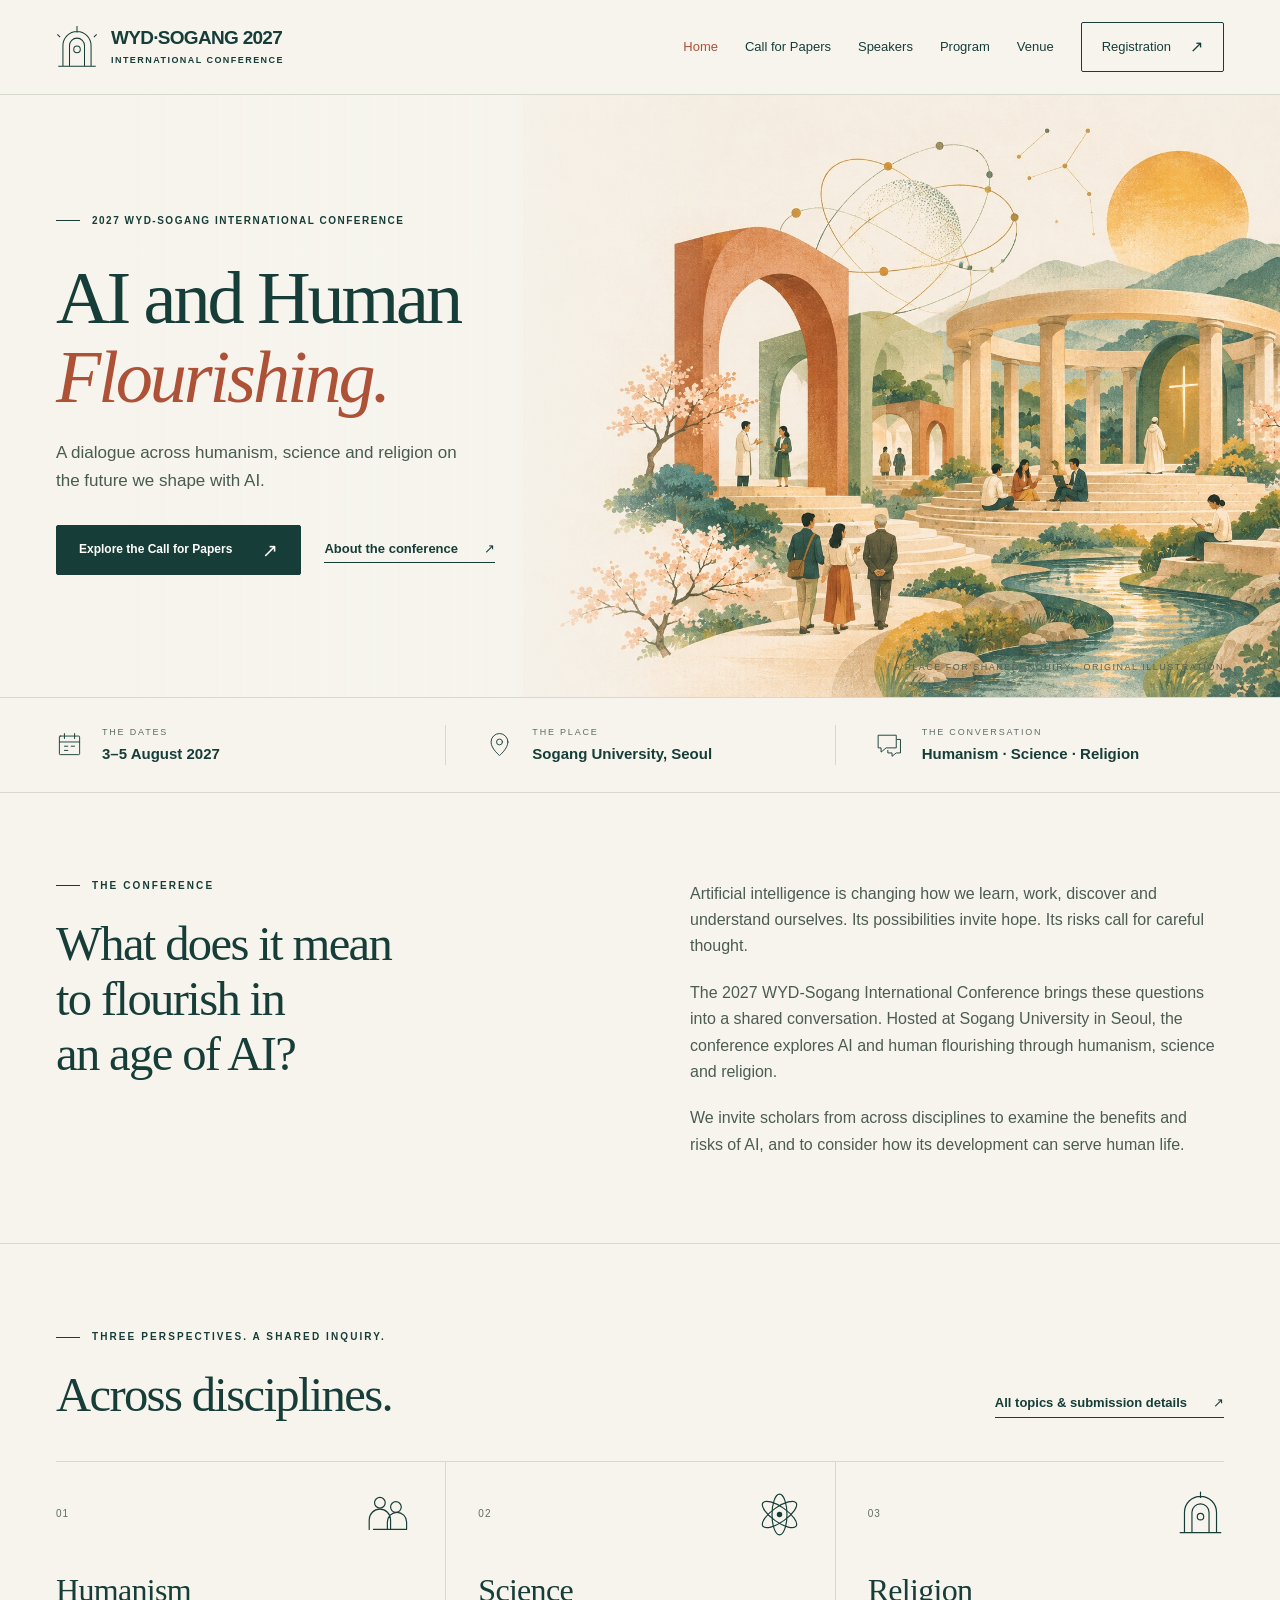
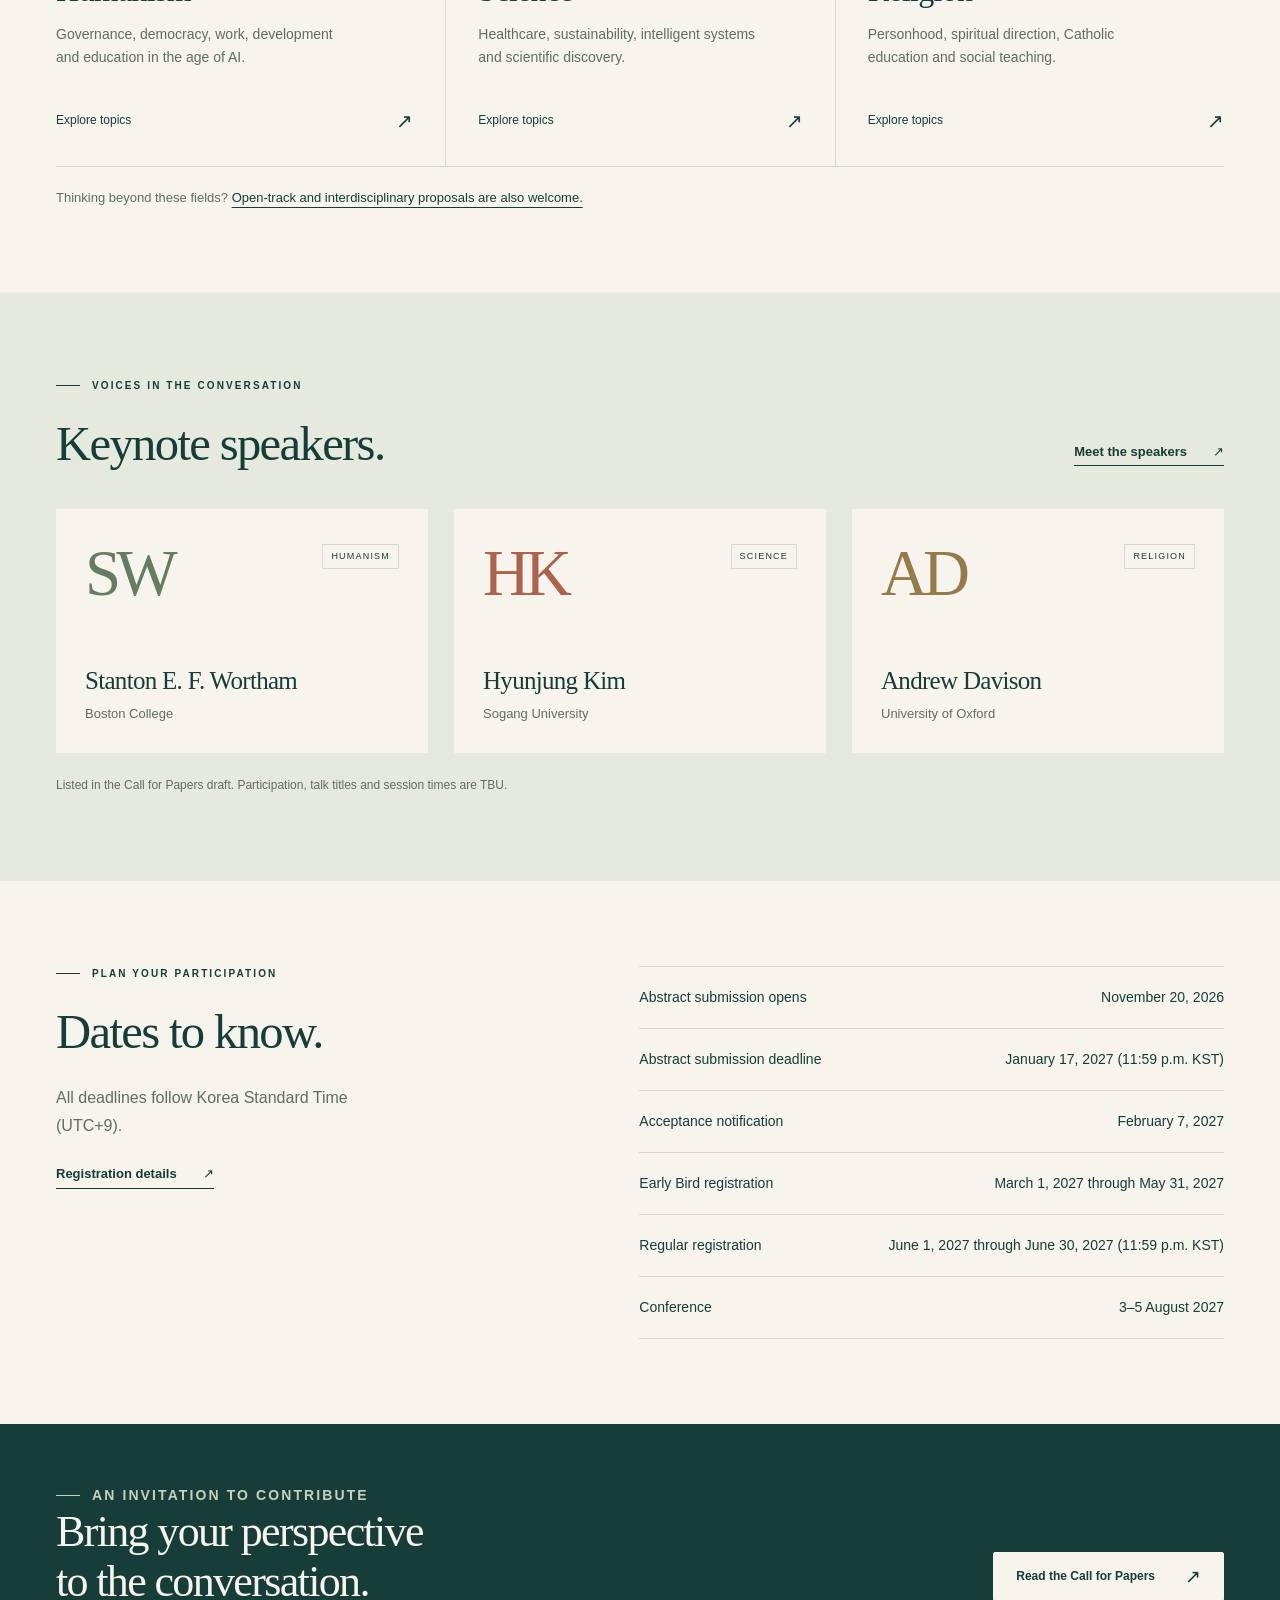
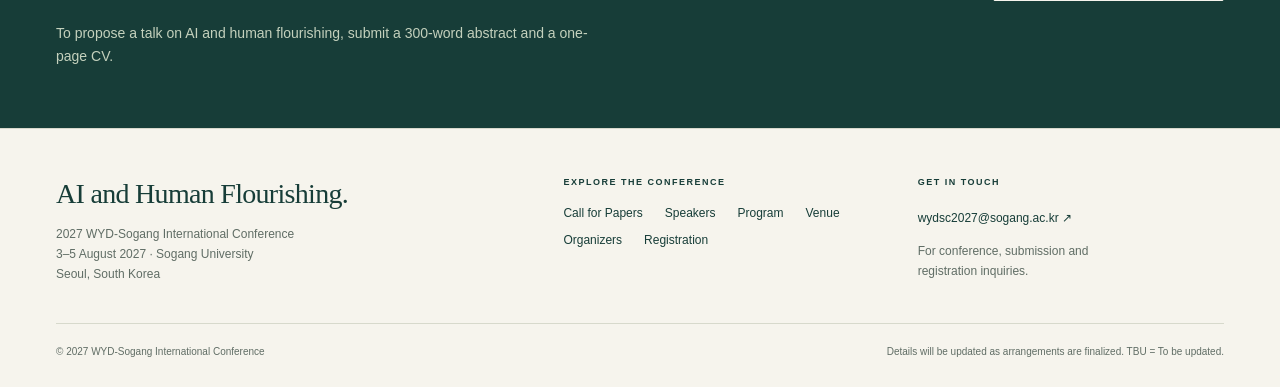
<file: docs/index.html>
<!doctype html>
<html lang="en">
<head>
<meta charset="utf-8">
<meta name="viewport" content="width=device-width, initial-scale=1">
<title>AI and Human Flourishing | WYD-Sogang 2027</title>
<meta name="description" content="AI and Human Flourishing. Join the 2027 WYD-Sogang International Conference, 3–5 August 2027 at Sogang University, Seoul, South Korea.">
<meta name="theme-color" content="#173d38">
<link rel="canonical" href="https://wydsc.github.io/">
<meta property="og:type" content="website">
<meta property="og:title" content="AI and Human Flourishing | WYD-Sogang 2027">
<meta property="og:description" content="AI and Human Flourishing. Join the 2027 WYD-Sogang International Conference, 3–5 August 2027 at Sogang University, Seoul, South Korea.">
<meta property="og:url" content="https://wydsc.github.io/">
<meta property="og:image" content="https://wydsc.github.io/assets/images/social-preview.jpg">
<meta property="og:image:alt" content="An original illustration of people in dialogue, architectural arches and scientific orbits">
<meta name="twitter:card" content="summary_large_image">
<link rel="icon" type="image/svg+xml" href="./assets/images/favicon.svg">
<link rel="stylesheet" href="./assets/css/site.css">
<link rel="preload" as="image" href="./assets/images/human-flourishing.jpg" fetchpriority="high"><script src="./assets/js/site.js" defer></script>
</head>
<body>
<a class="skip-link" href="#main-content">Skip to content</a>
<header class="site-header"><div class="wrap header-inner">
<a class="brand" href="./" aria-label="WYD-Sogang 2027 home"><svg class="brand-mark" viewBox="0 0 44 48" fill="none" stroke="currentColor" stroke-width="1.1" aria-hidden="true"><path d="M7 44V22a15 15 0 0 1 30 0v22M14 44V22a8 8 0 0 1 16 0v22M2 44h40M22 1v7"/><circle cx="22" cy="26" r="3.5"/><path d="M4 13 1 10M40 13l3-3"/></svg><span><span class="brand-title">WYD·SOGANG <span>2027</span></span><span class="brand-caption">INTERNATIONAL CONFERENCE</span></span></a>
<button class="menu-toggle" type="button" aria-controls="site-navigation" aria-expanded="false" aria-label="Open navigation menu">Menu<span class="menu-lines" aria-hidden="true"></span></button>
<nav class="site-nav" id="site-navigation" aria-label="Main navigation"><a href="./" aria-current="page">Home</a><a href="./call-for-papers/">Call for Papers</a><a href="./speakers/">Speakers</a><a href="./program/">Program</a><a href="./venue/">Venue</a><a href="./registration/" class="nav-register">Registration <span aria-hidden="true">↗</span></a></nav>
</div></header>
<main id="main-content" tabindex="-1"><section class="hero" aria-labelledby="hero-title"><div class="wrap hero-inner">
<div class="hero-copy"><p class="eyebrow">2027 WYD-Sogang International Conference</p><h1 id="hero-title">AI and Human<br><em>Flourishing.</em></h1><p class="hero-summary">A dialogue across humanism, science and religion on the future we shape with AI.</p><div class="actions"><a class="button " href="./call-for-papers/">Explore the Call for Papers<span class="arrow" aria-hidden="true">↗</span></a><a class="text-link" href="#about">About the conference<span aria-hidden="true">↗</span></a></div></div>
<img class="hero-art" src="./assets/images/human-flourishing.jpg" width="1536" height="1024" alt="An imagined landscape of people in conversation among open arches, a garden and scientific orbits, illustrating humanism, science and religion." fetchpriority="high"><span class="hero-art-label">A place for shared inquiry · Original illustration</span>
</div></section>
<div class="event-ribbon"><div class="wrap ribbon-inner"><div class="event-detail"><svg class="detail-icon" viewBox="0 0 32 32" fill="none" stroke="currentColor" stroke-width="1.1" stroke-linecap="round" stroke-linejoin="round" aria-hidden="true"><rect x="4" y="6" width="24" height="22" rx="1"/><path d="M4 13h24M10 3v6M22 3v6M10 18h4M18 18h4M10 23h4"/></svg><div><span class="detail-label">The dates</span><span class="detail-value">3–5 August 2027</span></div></div><div class="event-detail"><svg class="detail-icon" viewBox="0 0 32 32" fill="none" stroke="currentColor" stroke-width="1.1" stroke-linecap="round" stroke-linejoin="round" aria-hidden="true"><path d="M26 13c0 8-10 16-10 16S6 21 6 13a10 10 0 0 1 20 0Z"/><circle cx="16" cy="13" r="3.5"/></svg><div><span class="detail-label">The place</span><span class="detail-value">Sogang University, Seoul</span></div></div><div class="event-detail"><svg class="detail-icon" viewBox="0 0 32 32" fill="none" stroke="currentColor" stroke-width="1.1" stroke-linecap="round" stroke-linejoin="round" aria-hidden="true"><path d="M3 5h21v15H12l-6 5v-5H3Z"/><path d="M25 10h4v16h-5l-5 4v-4h-5v-3"/></svg><div><span class="detail-label">The conversation</span><span class="detail-value">Humanism · Science · Religion</span></div></div></div></div>
<section class="section section-rule" id="about"><div class="wrap intro-grid"><div><p class="eyebrow">The conference</p><h2>What does it mean<br>to flourish in<br>an age of AI?</h2></div><div class="intro-text"><p>Artificial intelligence is changing how we learn, work, discover and understand ourselves. Its possibilities invite hope. Its risks call for careful thought.</p><p>The 2027 WYD-Sogang International Conference brings these questions into a shared conversation. Hosted at Sogang University in Seoul, the conference explores AI and human flourishing through humanism, science and religion.</p><p>We invite scholars from across disciplines to examine the benefits and risks of AI, and to consider how its development can serve human life.</p></div></div></section>
<section class="section"><div class="wrap"><div class="section-head"><div><p class="eyebrow">Three perspectives. A shared inquiry.</p><h2>Across disciplines.</h2></div><a class="text-link" href="./call-for-papers/">All topics &amp; submission details<span aria-hidden="true">↗</span></a></div><div class="tracks"><a class="track" href="./call-for-papers/#humanism"><div class="track-top"><span class="track-number">01</span><svg class="track-glyph" viewBox="0 0 44 44" fill="none" stroke="currentColor" stroke-width="1.1" stroke-linecap="round" stroke-linejoin="round" aria-hidden="true"><circle cx="13" cy="11" r="5"/><circle cx="28" cy="15" r="5"/><path d="M3 36v-9a10 10 0 0 1 20 0v9M20 36v-7a9 9 0 0 1 18 0v7M7 36h30"/></svg></div><h3>Humanism</h3><p>Governance, democracy, work, development and education in the age of AI.</p><div class="track-bottom"><span>Explore topics</span><span aria-hidden="true">↗</span></div></a><a class="track" href="./call-for-papers/#science"><div class="track-top"><span class="track-number">02</span><svg class="track-glyph" viewBox="0 0 44 44" fill="none" stroke="currentColor" stroke-width="1.1" stroke-linecap="round" stroke-linejoin="round" aria-hidden="true"><ellipse cx="22" cy="22" rx="19" ry="7" transform="rotate(-35 22 22)"/><ellipse cx="22" cy="22" rx="19" ry="7" transform="rotate(35 22 22)"/><ellipse cx="22" cy="22" rx="7" ry="19"/><circle cx="22" cy="22" r="2" fill="currentColor"/></svg></div><h3>Science</h3><p>Healthcare, sustainability, intelligent systems and scientific discovery.</p><div class="track-bottom"><span>Explore topics</span><span aria-hidden="true">↗</span></div></a><a class="track" href="./call-for-papers/#religion"><div class="track-top"><span class="track-number">03</span><svg class="track-glyph" viewBox="0 0 44 44" fill="none" stroke="currentColor" stroke-width="1.1" stroke-linecap="round" stroke-linejoin="round" aria-hidden="true"><path d="M7 39V20a15 15 0 0 1 30 0v19M14 39V20a8 8 0 0 1 16 0v19M3 39h38M22 1v5"/><circle cx="22" cy="24" r="3"/></svg></div><h3>Religion</h3><p>Personhood, spiritual direction, Catholic education and social teaching.</p><div class="track-bottom"><span>Explore topics</span><span aria-hidden="true">↗</span></div></a></div><p class="open-track">Thinking beyond these fields? <a href="./call-for-papers/#open-track">Open-track and interdisciplinary proposals are also welcome.</a></p></div></section>
<section class="section sage-section"><div class="wrap"><div class="section-head"><div><p class="eyebrow">Voices in the conversation</p><h2>Keynote speakers.</h2></div><a class="text-link" href="./speakers/">Meet the speakers<span aria-hidden="true">↗</span></a></div><div class="speakers"><article class="speaker-card"><div class="speaker-art" aria-hidden="true"><span class="speaker-monogram">SW</span><span class="speaker-track">Humanism</span></div><h3>Stanton E. F. Wortham</h3><p class="affiliation">Boston College</p></article><article class="speaker-card"><div class="speaker-art" aria-hidden="true"><span class="speaker-monogram">HK</span><span class="speaker-track">Science</span></div><h3>Hyunjung Kim</h3><p class="affiliation">Sogang University</p></article><article class="speaker-card"><div class="speaker-art" aria-hidden="true"><span class="speaker-monogram">AD</span><span class="speaker-track">Religion</span></div><h3>Andrew Davison</h3><p class="affiliation">University of Oxford</p></article></div><p class="source-note">Listed in the Call for Papers draft. Participation, talk titles and session times are TBU.</p></div></section>
<section class="section"><div class="wrap dates-grid"><div><p class="eyebrow">Plan your participation</p><h2>Dates to know.</h2><p class="lead">All deadlines follow Korea Standard Time (UTC+9).</p><a class="text-link" href="./registration/">Registration details<span aria-hidden="true">↗</span></a></div><div><dl class="dates-list"><div class="date-row"><dt>Abstract submission opens</dt><dd>November 20, 2026</dd></div><div class="date-row"><dt>Abstract submission deadline</dt><dd>January 17, 2027 (11:59 p.m. KST)</dd></div><div class="date-row"><dt>Acceptance notification</dt><dd>February 7, 2027</dd></div><div class="date-row"><dt>Early Bird registration</dt><dd>March 1, 2027 through May 31, 2027</dd></div><div class="date-row"><dt>Regular registration</dt><dd>June 1, 2027 through June 30, 2027 (11:59 p.m. KST)</dd></div><div class="date-row"><dt>Conference</dt><dd>3–5 August 2027</dd></div></dl></div></div></section>
<section class="invitation"><div class="wrap invitation-inner"><div><p class="eyebrow">An invitation to contribute</p><h2>Bring your perspective<br>to the conversation.</h2><p>To propose a talk on AI and human flourishing, submit a 300-word abstract and a one-page CV.</p></div><a class="button light" href="./call-for-papers/">Read the Call for Papers<span class="arrow" aria-hidden="true">↗</span></a></div></section></main>
<footer class="site-footer"><div class="wrap">
<div class="footer-grid"><div><p class="footer-brand">AI and Human Flourishing.</p><p class="footer-description">2027 WYD-Sogang International Conference<br>3–5 August 2027 · Sogang University<br>Seoul, South Korea</p></div>
<div><h2 class="footer-heading">Explore the conference</h2><div class="footer-links"><a href="./call-for-papers/">Call for Papers</a><a href="./speakers/">Speakers</a><a href="./program/">Program</a><a href="./venue/">Venue</a><a href="./organizers/">Organizers</a><a href="./registration/">Registration</a></div></div>
<div><h2 class="footer-heading">Get in touch</h2><a class="footer-contact" href="mailto:wydsc2027@sogang.ac.kr">wydsc2027@sogang.ac.kr ↗</a><p class="footer-description" style="margin-top:12px">For conference, submission and<br>registration inquiries.</p></div></div>
<div class="footer-bottom"><p>© 2027 WYD-Sogang International Conference</p><p>Details will be updated as arrangements are finalized. TBU = To be updated.</p></div>
</div></footer>
</body>
</html>
</file>
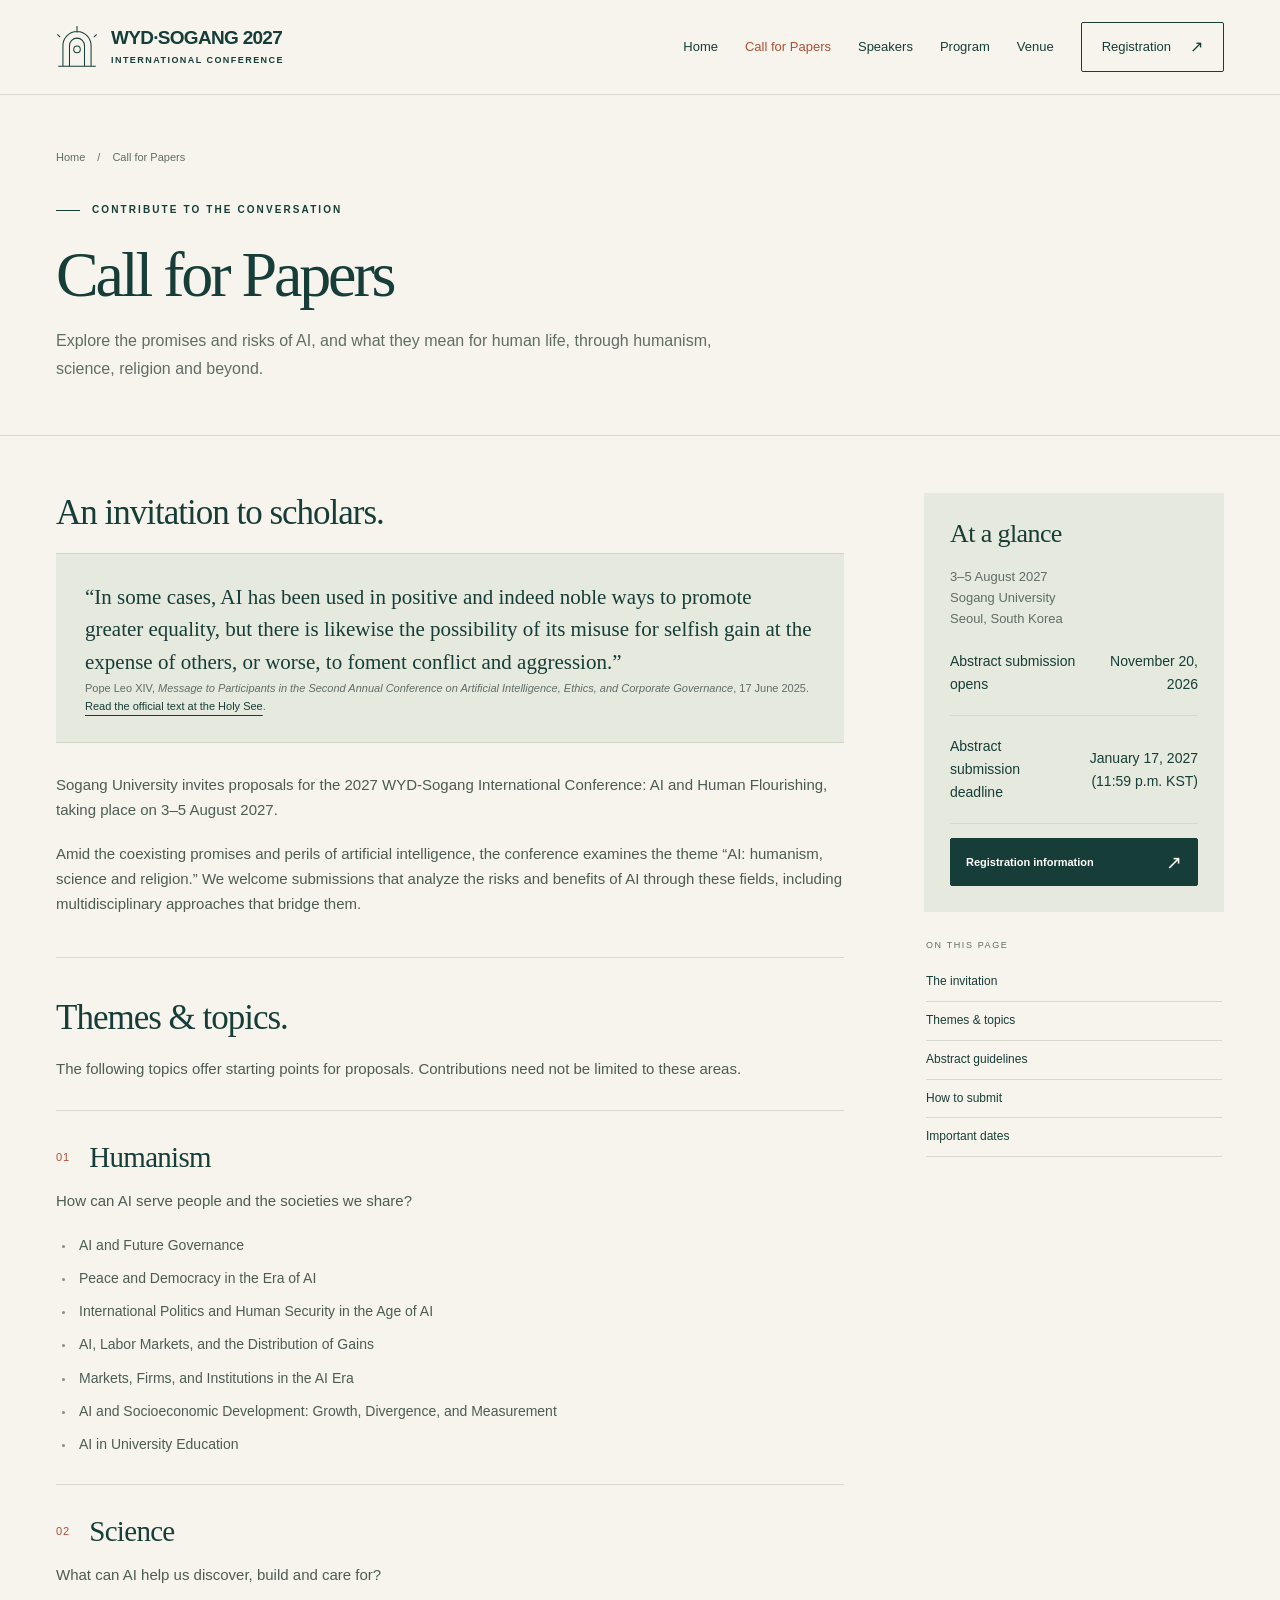
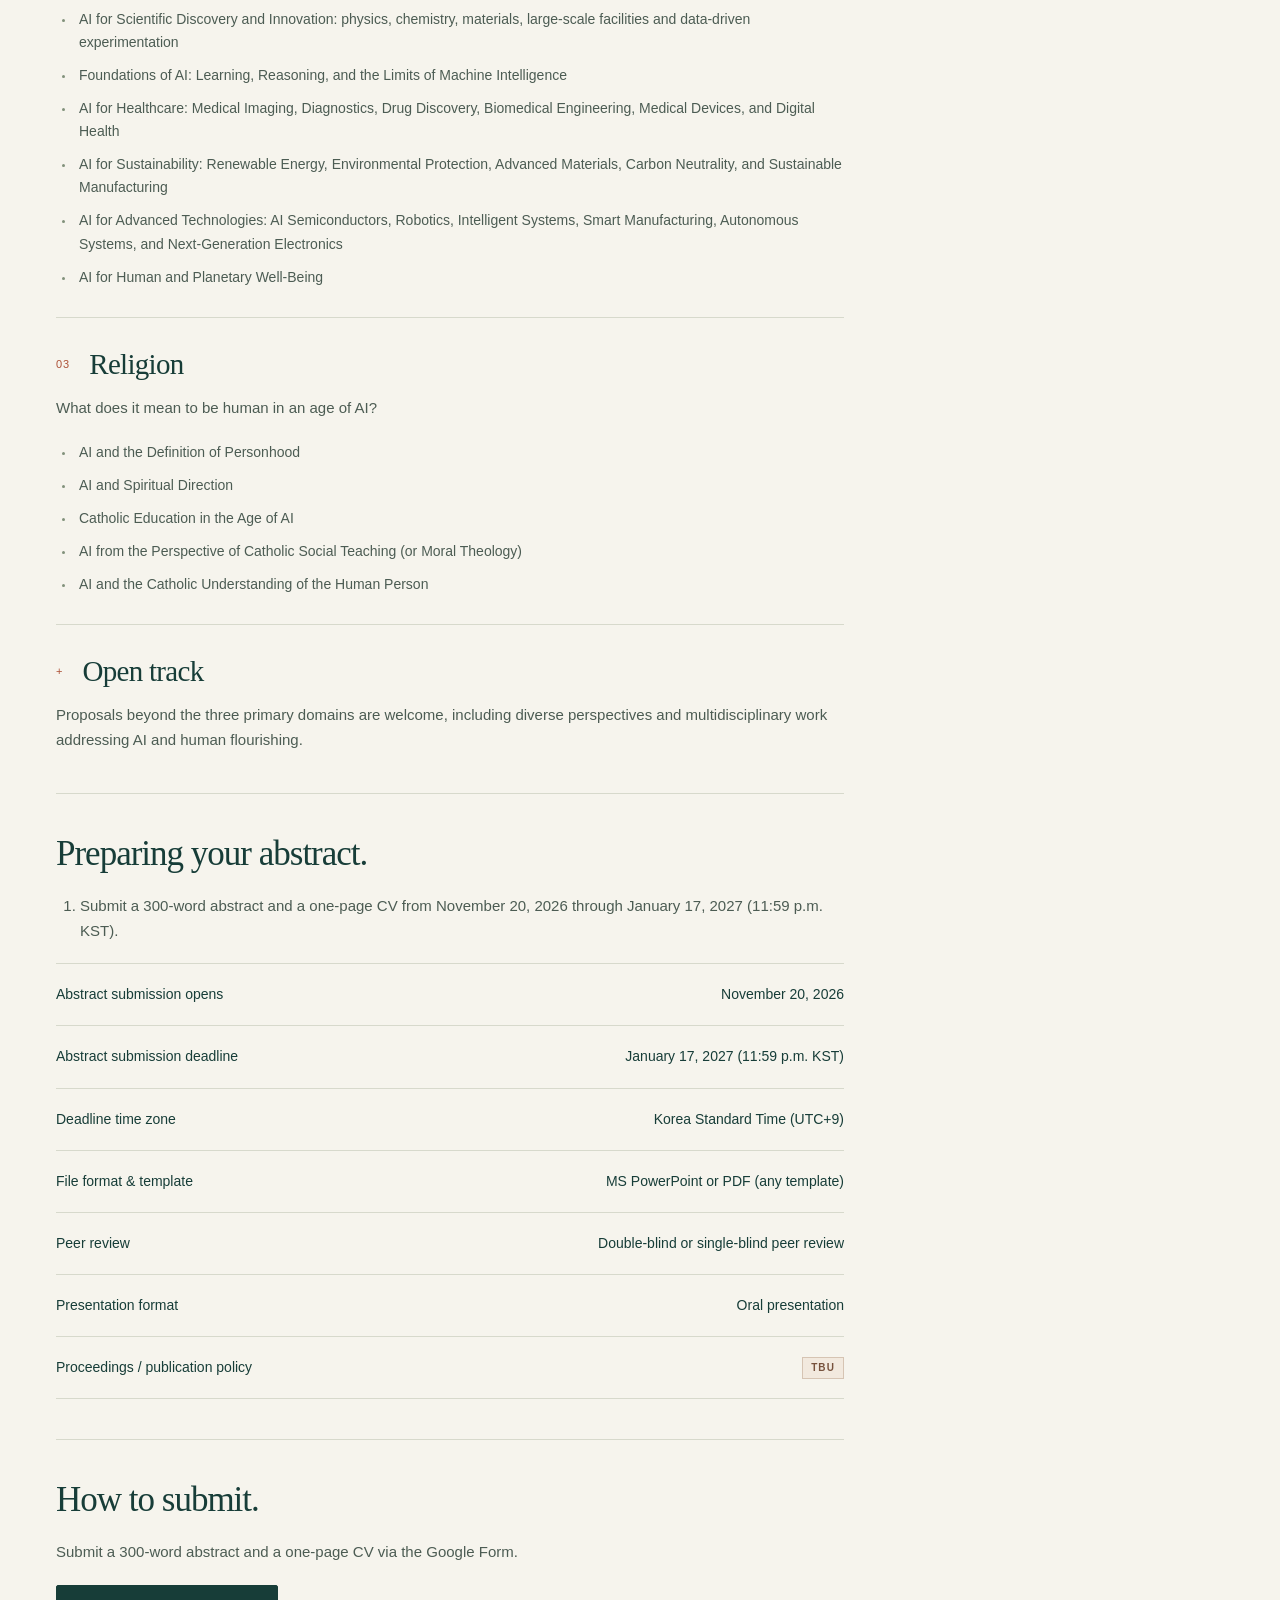
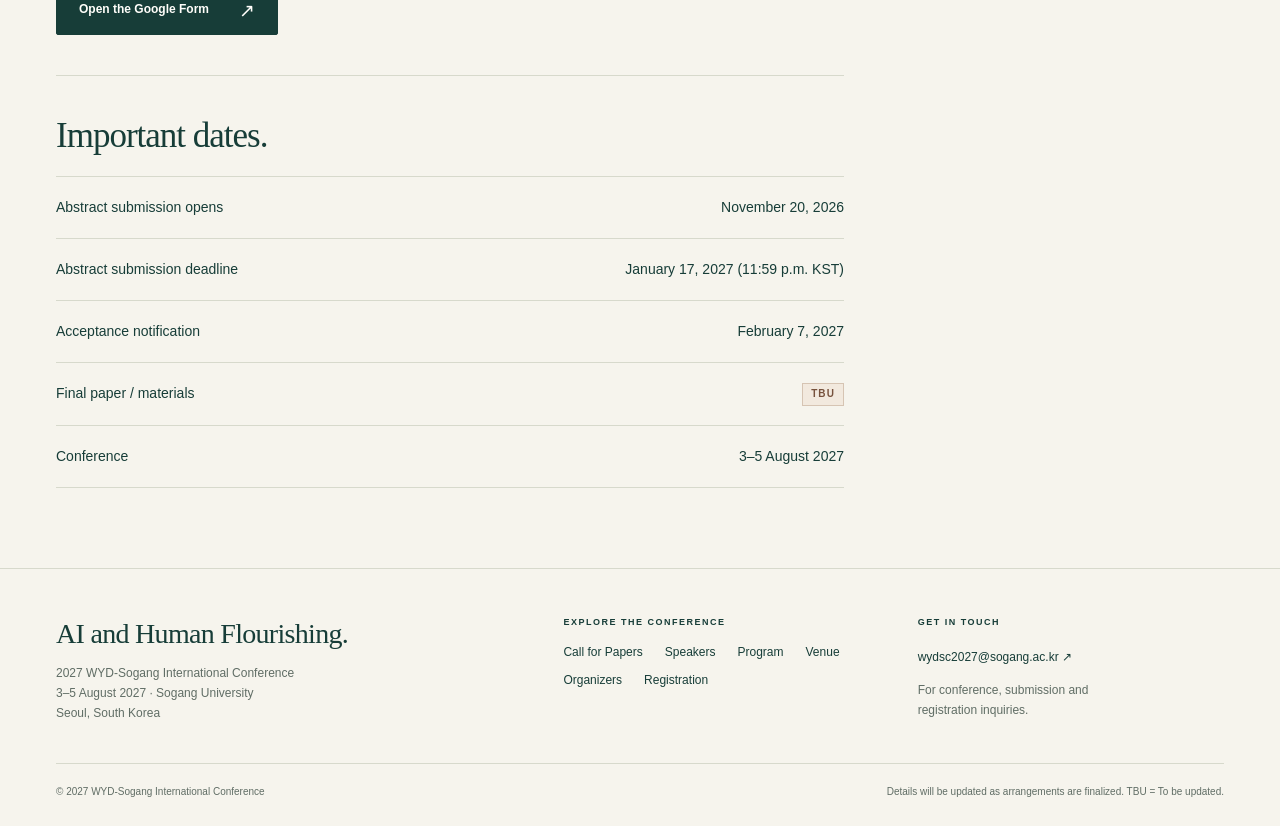
<file: docs/call-for-papers/index.html>
<!doctype html>
<html lang="en">
<head>
<meta charset="utf-8">
<meta name="viewport" content="width=device-width, initial-scale=1">
<title>Call for Papers | WYD-Sogang 2027</title>
<meta name="description" content="Submit a 300-word abstract and a one-page CV to WYD-Sogang 2027. Abstracts are due by January 17, 2027 (11:59 p.m. KST).">
<meta name="theme-color" content="#173d38">
<link rel="canonical" href="https://wydsc.github.io/call-for-papers/">
<meta property="og:type" content="website">
<meta property="og:title" content="Call for Papers | WYD-Sogang 2027">
<meta property="og:description" content="Submit a 300-word abstract and a one-page CV to WYD-Sogang 2027. Abstracts are due by January 17, 2027 (11:59 p.m. KST).">
<meta property="og:url" content="https://wydsc.github.io/call-for-papers/">
<meta property="og:image" content="https://wydsc.github.io/assets/images/social-preview.jpg">
<meta property="og:image:alt" content="An original illustration of people in dialogue, architectural arches and scientific orbits">
<meta name="twitter:card" content="summary_large_image">
<link rel="icon" type="image/svg+xml" href="../assets/images/favicon.svg">
<link rel="stylesheet" href="../assets/css/site.css">
<script src="../assets/js/site.js" defer></script>
</head>
<body>
<a class="skip-link" href="#main-content">Skip to content</a>
<header class="site-header"><div class="wrap header-inner">
<a class="brand" href="../" aria-label="WYD-Sogang 2027 home"><svg class="brand-mark" viewBox="0 0 44 48" fill="none" stroke="currentColor" stroke-width="1.1" aria-hidden="true"><path d="M7 44V22a15 15 0 0 1 30 0v22M14 44V22a8 8 0 0 1 16 0v22M2 44h40M22 1v7"/><circle cx="22" cy="26" r="3.5"/><path d="M4 13 1 10M40 13l3-3"/></svg><span><span class="brand-title">WYD·SOGANG <span>2027</span></span><span class="brand-caption">INTERNATIONAL CONFERENCE</span></span></a>
<button class="menu-toggle" type="button" aria-controls="site-navigation" aria-expanded="false" aria-label="Open navigation menu">Menu<span class="menu-lines" aria-hidden="true"></span></button>
<nav class="site-nav" id="site-navigation" aria-label="Main navigation"><a href="../">Home</a><a href="../call-for-papers/" aria-current="page">Call for Papers</a><a href="../speakers/">Speakers</a><a href="../program/">Program</a><a href="../venue/">Venue</a><a href="../registration/" class="nav-register">Registration <span aria-hidden="true">↗</span></a></nav>
</div></header>
<main id="main-content" tabindex="-1"><div class="page-heading"><div class="wrap"><nav class="breadcrumb" aria-label="Breadcrumb"><a href="../">Home</a><span aria-hidden="true">/</span><span>Call for Papers</span></nav><p class="eyebrow">Contribute to the conversation</p><h1>Call for Papers</h1><p class="lead">Explore the promises and risks of AI, and what they mean for human life, through humanism, science, religion and beyond.</p></div></div><div class="wrap page-layout"><div><section class="article-section" id="invitation"><h2>An invitation to scholars.</h2><figure class="papal-quote"><blockquote><p>“In some cases, AI has been used in positive and indeed noble ways to promote greater equality, but there is likewise the possibility of its misuse for selfish gain at the expense of others, or worse, to foment conflict and aggression.”</p></blockquote><figcaption>Pope Leo XIV, <cite>Message to Participants in the Second Annual Conference on Artificial Intelligence, Ethics, and Corporate Governance</cite>, 17 June 2025. <a href="https://www.vatican.va/content/leo-xiv/en/messages/pont-messages/2025/documents/20250617-messaggio-ia.html">Read the official text at the Holy See</a>.</figcaption></figure><p>Sogang University invites proposals for the 2027 WYD-Sogang International Conference: AI and Human Flourishing, taking place on 3–5 August 2027.</p><p>Amid the coexisting promises and perils of artificial intelligence, the conference examines the theme “AI: humanism, science and religion.” We welcome submissions that analyze the risks and benefits of AI through these fields, including multidisciplinary approaches that bridge them.</p></section><section class="article-section" id="topics"><h2>Themes & topics.</h2><p>The following topics offer starting points for proposals. Contributions need not be limited to these areas.</p><section class="topic-section" id="humanism"><div class="topic-title"><span class="track-number">01</span><h3>Humanism</h3></div><p>How can AI serve people and the societies we share?</p><ul class="topic-list"><li>AI and Future Governance</li><li>Peace and Democracy in the Era of AI</li><li>International Politics and Human Security in the Age of AI</li><li>AI, Labor Markets, and the Distribution of Gains</li><li>Markets, Firms, and Institutions in the AI Era</li><li>AI and Socioeconomic Development: Growth, Divergence, and Measurement</li><li>AI in University Education</li></ul></section><section class="topic-section" id="science"><div class="topic-title"><span class="track-number">02</span><h3>Science</h3></div><p>What can AI help us discover, build and care for?</p><ul class="topic-list"><li>AI for Scientific Discovery and Innovation: physics, chemistry, materials, large-scale facilities and data-driven experimentation</li><li>Foundations of AI: Learning, Reasoning, and the Limits of Machine Intelligence</li><li>AI for Healthcare: Medical Imaging, Diagnostics, Drug Discovery, Biomedical Engineering, Medical Devices, and Digital Health</li><li>AI for Sustainability: Renewable Energy, Environmental Protection, Advanced Materials, Carbon Neutrality, and Sustainable Manufacturing</li><li>AI for Advanced Technologies: AI Semiconductors, Robotics, Intelligent Systems, Smart Manufacturing, Autonomous Systems, and Next-Generation Electronics</li><li>AI for Human and Planetary Well-Being</li></ul></section><section class="topic-section" id="religion"><div class="topic-title"><span class="track-number">03</span><h3>Religion</h3></div><p>What does it mean to be human in an age of AI?</p><ul class="topic-list"><li>AI and the Definition of Personhood</li><li>AI and Spiritual Direction</li><li>Catholic Education in the Age of AI</li><li>AI from the Perspective of Catholic Social Teaching (or Moral Theology)</li><li>AI and the Catholic Understanding of the Human Person</li></ul></section><section class="topic-section" id="open-track"><div class="topic-title"><span class="track-number">+</span><h3>Open track</h3></div><p>Proposals beyond the three primary domains are welcome, including diverse perspectives and multidisciplinary work addressing AI and human flourishing.</p></section></section><section class="article-section" id="submission"><h2>Preparing your abstract.</h2><ol class="submission-guidelines"><li>Submit a 300-word abstract and a one-page CV from November 20, 2026 through January 17, 2027 (11:59 p.m. KST).</li></ol><dl class="dates-list"><div class="date-row"><dt>Abstract submission opens</dt><dd>November 20, 2026</dd></div><div class="date-row"><dt>Abstract submission deadline</dt><dd>January 17, 2027 (11:59 p.m. KST)</dd></div><div class="date-row"><dt>Deadline time zone</dt><dd>Korea Standard Time (UTC+9)</dd></div><div class="date-row"><dt>File format &amp; template</dt><dd>MS PowerPoint or PDF (any template)</dd></div><div class="date-row"><dt>Peer review</dt><dd>Double-blind or single-blind peer review</dd></div><div class="date-row"><dt>Presentation format</dt><dd>Oral presentation</dd></div><div class="date-row"><dt>Proceedings / publication policy</dt><dd><span class="tbu" title="To be updated">TBU</span></dd></div></dl></section><section class="article-section" id="how-to-submit"><h2>How to submit.</h2><p>Submit a 300-word abstract and a one-page CV via the Google Form.</p><a class="button " href="https://docs.google.com/forms/d/e/1FAIpQLScmWYyqCcbJ2_YOE7LS3kXox-GDury3vh6C3bjy3TPGK6ipPw/viewform">Open the Google Form<span class="arrow" aria-hidden="true">↗</span></a></section><section class="article-section" id="important-dates"><h2>Important dates.</h2><dl class="dates-list"><div class="date-row"><dt>Abstract submission opens</dt><dd>November 20, 2026</dd></div><div class="date-row"><dt>Abstract submission deadline</dt><dd>January 17, 2027 (11:59 p.m. KST)</dd></div><div class="date-row"><dt>Acceptance notification</dt><dd>February 7, 2027</dd></div><div class="date-row"><dt>Final paper / materials</dt><dd><span class="tbu" title="To be updated">TBU</span></dd></div><div class="date-row"><dt>Conference</dt><dd>3–5 August 2027</dd></div></dl></section></div><aside class="sidebar"><div class="side-panel"><h2>At a glance</h2><p>3–5 August 2027<br>Sogang University<br>Seoul, South Korea</p><dl class="dates-list"><div class="date-row"><dt>Abstract submission opens</dt><dd>November 20, 2026</dd></div><div class="date-row"><dt>Abstract submission deadline</dt><dd>January 17, 2027 (11:59 p.m. KST)</dd></div></dl><a class="button " href="../registration/">Registration information<span class="arrow" aria-hidden="true">↗</span></a></div><nav class="side-nav" aria-label="On this page"><p class="side-label">On this page</p><a href="#invitation">The invitation</a><a href="#topics">Themes &amp; topics</a><a href="#submission">Abstract guidelines</a><a href="#how-to-submit">How to submit</a><a href="#important-dates">Important dates</a></nav></aside></div></main>
<footer class="site-footer"><div class="wrap">
<div class="footer-grid"><div><p class="footer-brand">AI and Human Flourishing.</p><p class="footer-description">2027 WYD-Sogang International Conference<br>3–5 August 2027 · Sogang University<br>Seoul, South Korea</p></div>
<div><h2 class="footer-heading">Explore the conference</h2><div class="footer-links"><a href="../call-for-papers/">Call for Papers</a><a href="../speakers/">Speakers</a><a href="../program/">Program</a><a href="../venue/">Venue</a><a href="../organizers/">Organizers</a><a href="../registration/">Registration</a></div></div>
<div><h2 class="footer-heading">Get in touch</h2><a class="footer-contact" href="mailto:wydsc2027@sogang.ac.kr">wydsc2027@sogang.ac.kr ↗</a><p class="footer-description" style="margin-top:12px">For conference, submission and<br>registration inquiries.</p></div></div>
<div class="footer-bottom"><p>© 2027 WYD-Sogang International Conference</p><p>Details will be updated as arrangements are finalized. TBU = To be updated.</p></div>
</div></footer>
</body>
</html>
</file>
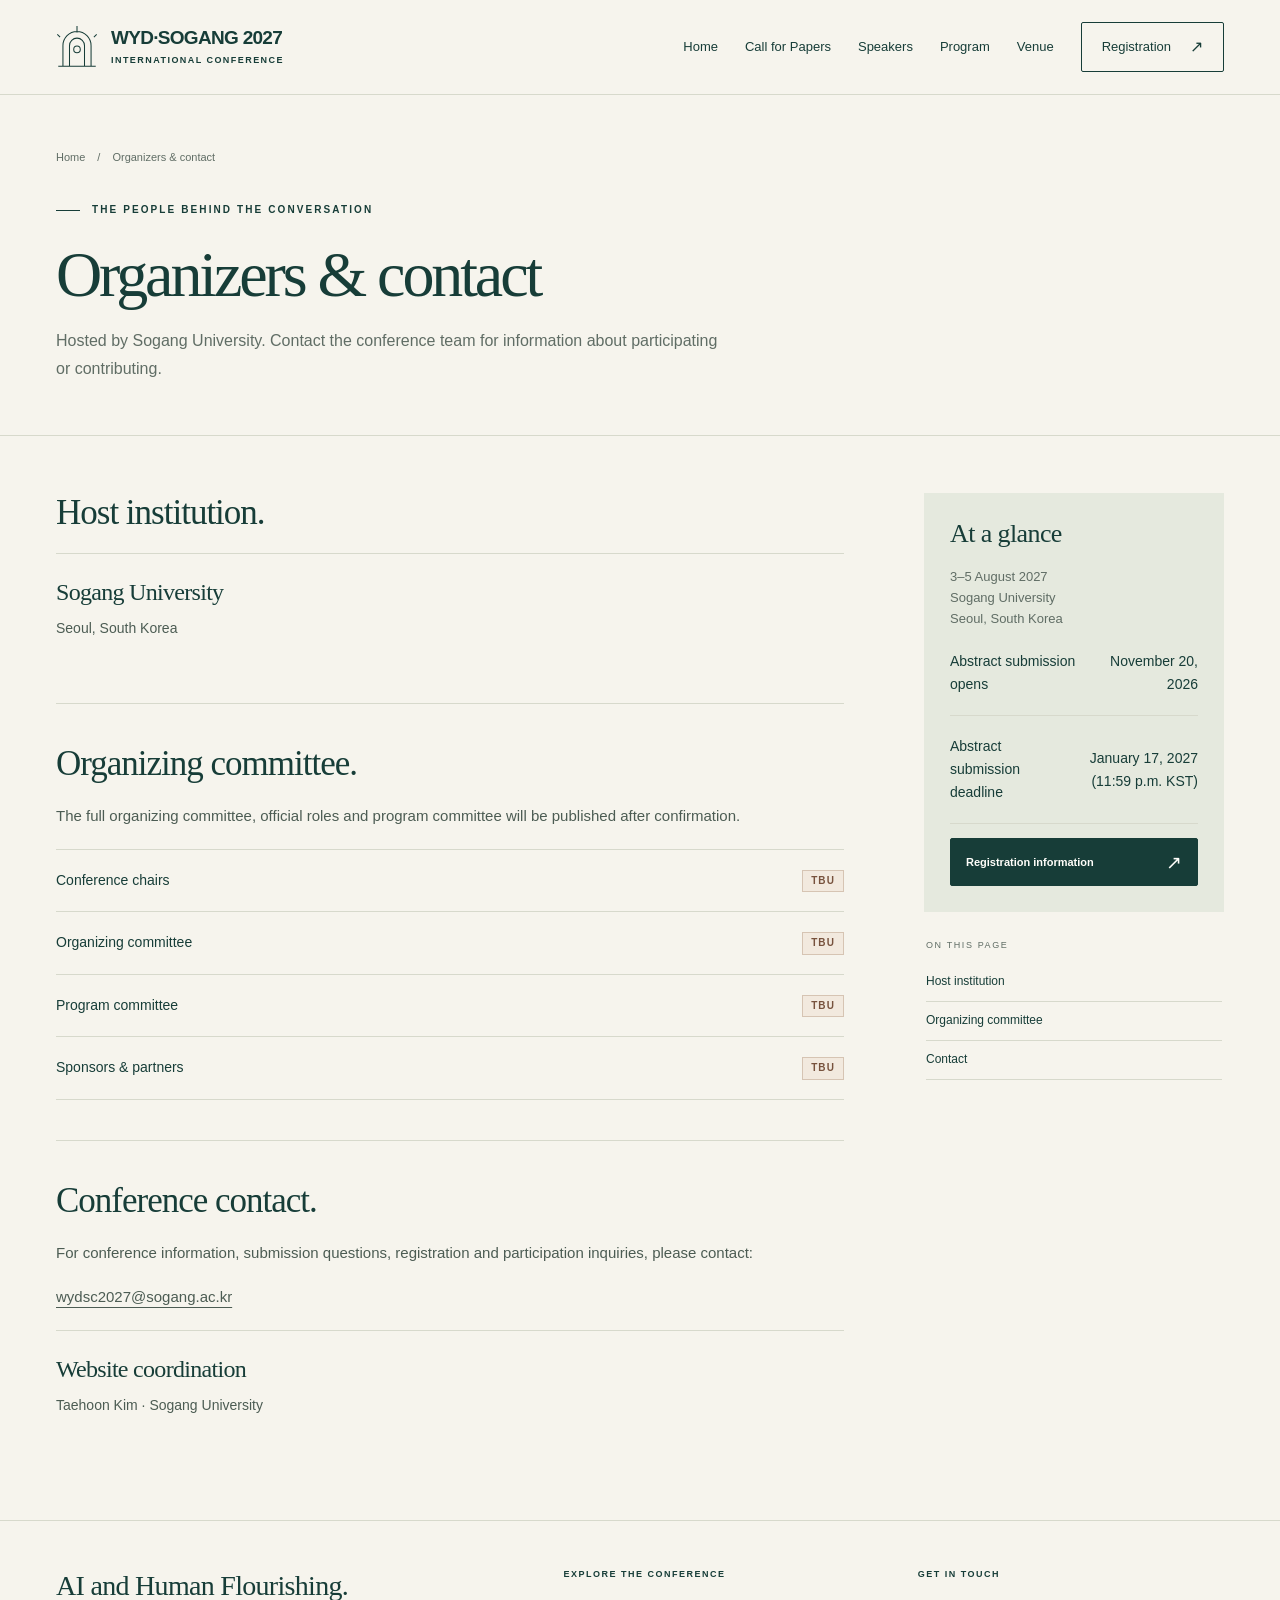
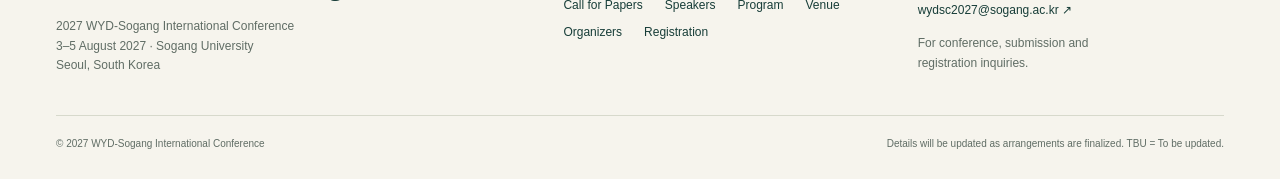
<file: docs/organizers/index.html>
<!doctype html>
<html lang="en">
<head>
<meta charset="utf-8">
<meta name="viewport" content="width=device-width, initial-scale=1">
<title>Organizers &amp; Contact | WYD-Sogang 2027</title>
<meta name="description" content="Organizing committee and official contact for the 2027 WYD-Sogang International Conference: wydsc2027@sogang.ac.kr.">
<meta name="theme-color" content="#173d38">
<link rel="canonical" href="https://wydsc.github.io/organizers/">
<meta property="og:type" content="website">
<meta property="og:title" content="Organizers &amp; Contact | WYD-Sogang 2027">
<meta property="og:description" content="Organizing committee and official contact for the 2027 WYD-Sogang International Conference: wydsc2027@sogang.ac.kr.">
<meta property="og:url" content="https://wydsc.github.io/organizers/">
<meta property="og:image" content="https://wydsc.github.io/assets/images/social-preview.jpg">
<meta property="og:image:alt" content="An original illustration of people in dialogue, architectural arches and scientific orbits">
<meta name="twitter:card" content="summary_large_image">
<link rel="icon" type="image/svg+xml" href="../assets/images/favicon.svg">
<link rel="stylesheet" href="../assets/css/site.css">
<script src="../assets/js/site.js" defer></script>
</head>
<body>
<a class="skip-link" href="#main-content">Skip to content</a>
<header class="site-header"><div class="wrap header-inner">
<a class="brand" href="../" aria-label="WYD-Sogang 2027 home"><svg class="brand-mark" viewBox="0 0 44 48" fill="none" stroke="currentColor" stroke-width="1.1" aria-hidden="true"><path d="M7 44V22a15 15 0 0 1 30 0v22M14 44V22a8 8 0 0 1 16 0v22M2 44h40M22 1v7"/><circle cx="22" cy="26" r="3.5"/><path d="M4 13 1 10M40 13l3-3"/></svg><span><span class="brand-title">WYD·SOGANG <span>2027</span></span><span class="brand-caption">INTERNATIONAL CONFERENCE</span></span></a>
<button class="menu-toggle" type="button" aria-controls="site-navigation" aria-expanded="false" aria-label="Open navigation menu">Menu<span class="menu-lines" aria-hidden="true"></span></button>
<nav class="site-nav" id="site-navigation" aria-label="Main navigation"><a href="../">Home</a><a href="../call-for-papers/">Call for Papers</a><a href="../speakers/">Speakers</a><a href="../program/">Program</a><a href="../venue/">Venue</a><a href="../registration/" class="nav-register">Registration <span aria-hidden="true">↗</span></a></nav>
</div></header>
<main id="main-content" tabindex="-1"><div class="page-heading"><div class="wrap"><nav class="breadcrumb" aria-label="Breadcrumb"><a href="../">Home</a><span aria-hidden="true">/</span><span>Organizers &amp; contact</span></nav><p class="eyebrow">The people behind the conversation</p><h1>Organizers &amp; contact</h1><p class="lead">Hosted by Sogang University. Contact the conference team for information about participating or contributing.</p></div></div><div class="wrap page-layout"><div><section class="article-section" id="host"><h2>Host institution.</h2><div class="committee-row"><h3>Sogang University</h3><p>Seoul, South Korea</p></div></section><section class="article-section" id="committee"><h2>Organizing committee.</h2><p>The full organizing committee, official roles and program committee will be published after confirmation.</p><dl class="dates-list"><div class="date-row"><dt>Conference chairs</dt><dd><span class="tbu" title="To be updated">TBU</span></dd></div><div class="date-row"><dt>Organizing committee</dt><dd><span class="tbu" title="To be updated">TBU</span></dd></div><div class="date-row"><dt>Program committee</dt><dd><span class="tbu" title="To be updated">TBU</span></dd></div><div class="date-row"><dt>Sponsors &amp; partners</dt><dd><span class="tbu" title="To be updated">TBU</span></dd></div></dl></section><section class="article-section" id="contact"><h2>Conference contact.</h2><p>For conference information, submission questions, registration and participation inquiries, please contact:</p><p><a href="mailto:wydsc2027@sogang.ac.kr">wydsc2027@sogang.ac.kr</a></p><div class="committee-row"><h3>Website coordination</h3><p>Taehoon Kim · Sogang University</p></div></section></div><aside class="sidebar"><div class="side-panel"><h2>At a glance</h2><p>3–5 August 2027<br>Sogang University<br>Seoul, South Korea</p><dl class="dates-list"><div class="date-row"><dt>Abstract submission opens</dt><dd>November 20, 2026</dd></div><div class="date-row"><dt>Abstract submission deadline</dt><dd>January 17, 2027 (11:59 p.m. KST)</dd></div></dl><a class="button " href="../registration/">Registration information<span class="arrow" aria-hidden="true">↗</span></a></div><nav class="side-nav" aria-label="On this page"><p class="side-label">On this page</p><a href="#host">Host institution</a><a href="#committee">Organizing committee</a><a href="#contact">Contact</a></nav></aside></div></main>
<footer class="site-footer"><div class="wrap">
<div class="footer-grid"><div><p class="footer-brand">AI and Human Flourishing.</p><p class="footer-description">2027 WYD-Sogang International Conference<br>3–5 August 2027 · Sogang University<br>Seoul, South Korea</p></div>
<div><h2 class="footer-heading">Explore the conference</h2><div class="footer-links"><a href="../call-for-papers/">Call for Papers</a><a href="../speakers/">Speakers</a><a href="../program/">Program</a><a href="../venue/">Venue</a><a href="../organizers/">Organizers</a><a href="../registration/">Registration</a></div></div>
<div><h2 class="footer-heading">Get in touch</h2><a class="footer-contact" href="mailto:wydsc2027@sogang.ac.kr">wydsc2027@sogang.ac.kr ↗</a><p class="footer-description" style="margin-top:12px">For conference, submission and<br>registration inquiries.</p></div></div>
<div class="footer-bottom"><p>© 2027 WYD-Sogang International Conference</p><p>Details will be updated as arrangements are finalized. TBU = To be updated.</p></div>
</div></footer>
</body>
</html>
</file>
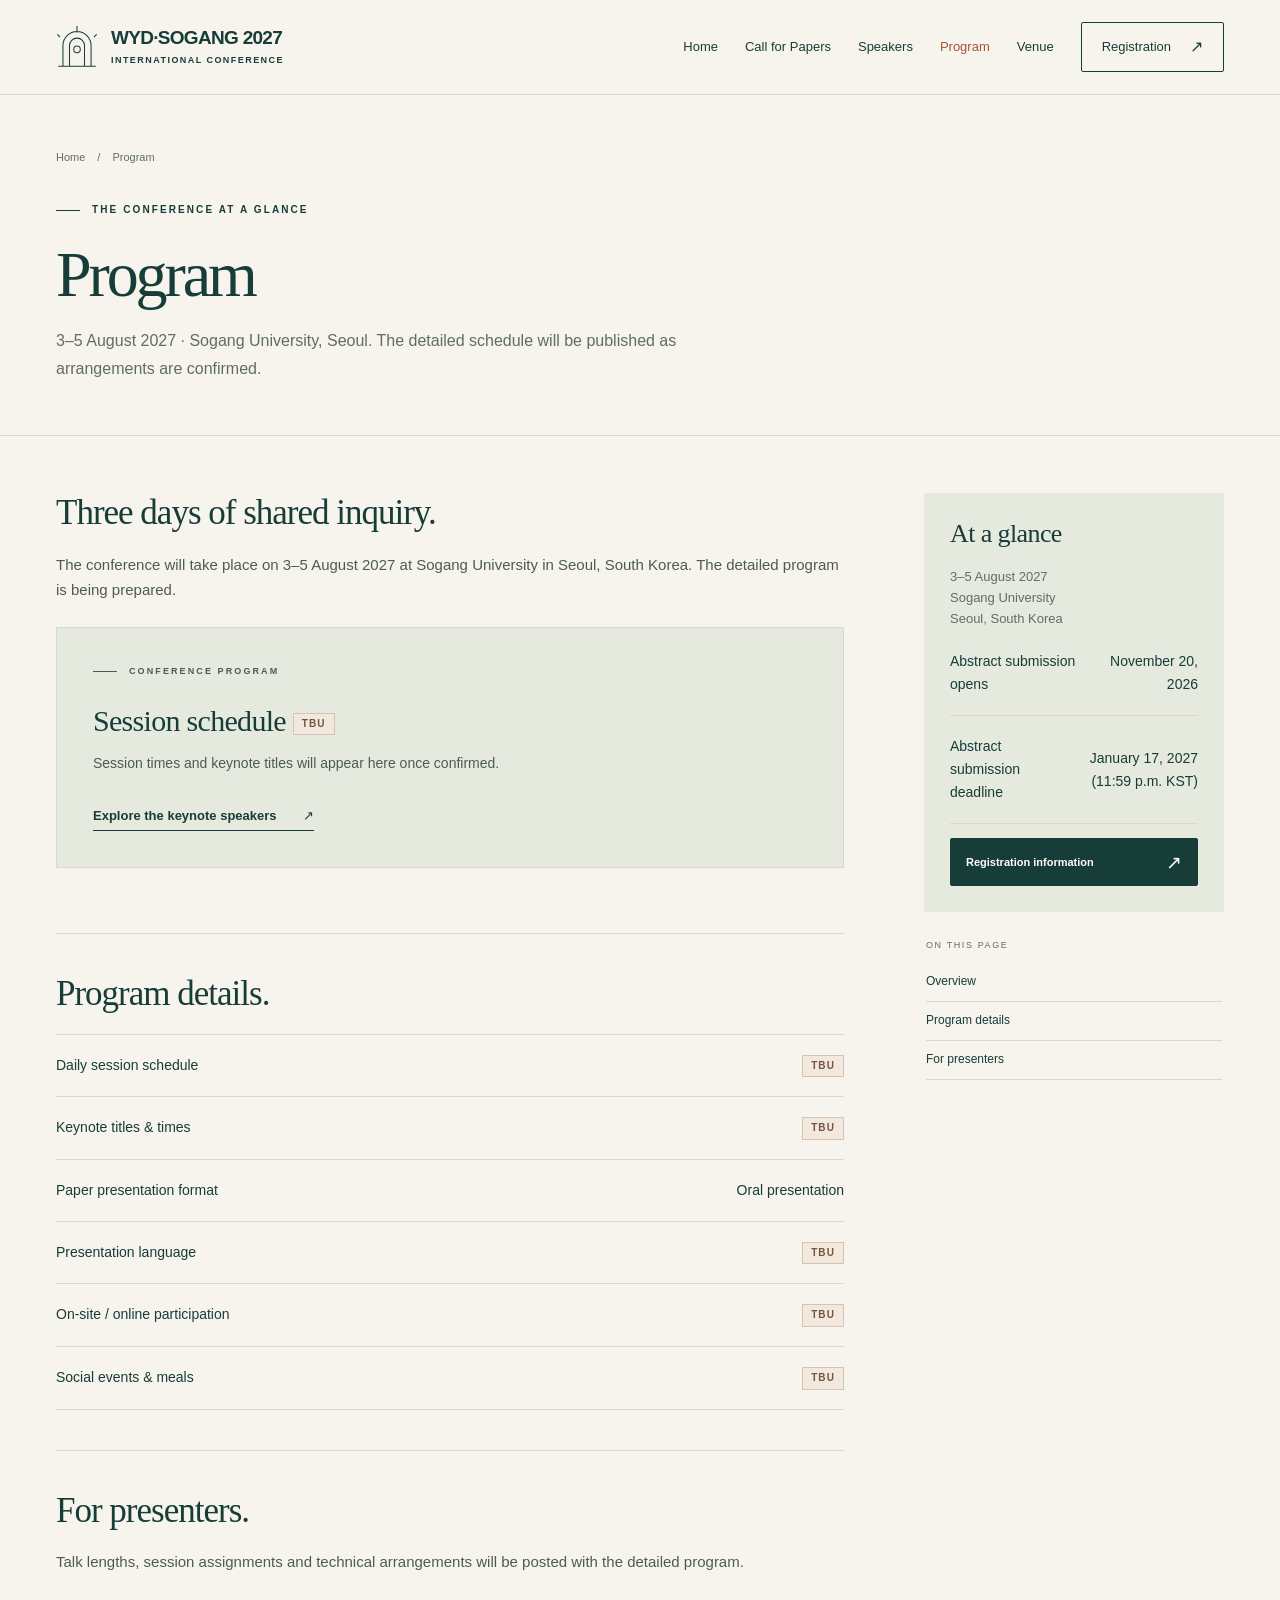
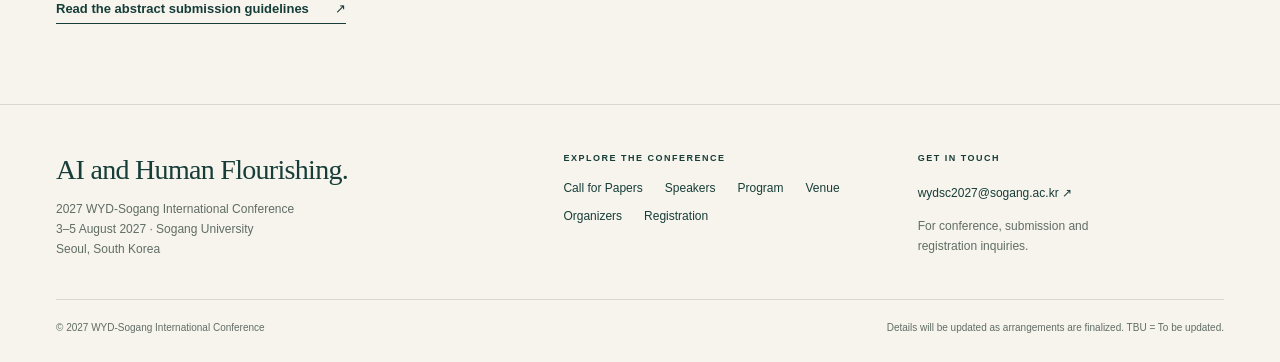
<file: docs/program/index.html>
<!doctype html>
<html lang="en">
<head>
<meta charset="utf-8">
<meta name="viewport" content="width=device-width, initial-scale=1">
<title>Program | WYD-Sogang 2027</title>
<meta name="description" content="Program and schedule for the 2027 WYD-Sogang International Conference, 3–5 August 2027 at Sogang University.">
<meta name="theme-color" content="#173d38">
<link rel="canonical" href="https://wydsc.github.io/program/">
<meta property="og:type" content="website">
<meta property="og:title" content="Program | WYD-Sogang 2027">
<meta property="og:description" content="Program and schedule for the 2027 WYD-Sogang International Conference, 3–5 August 2027 at Sogang University.">
<meta property="og:url" content="https://wydsc.github.io/program/">
<meta property="og:image" content="https://wydsc.github.io/assets/images/social-preview.jpg">
<meta property="og:image:alt" content="An original illustration of people in dialogue, architectural arches and scientific orbits">
<meta name="twitter:card" content="summary_large_image">
<link rel="icon" type="image/svg+xml" href="../assets/images/favicon.svg">
<link rel="stylesheet" href="../assets/css/site.css">
<script src="../assets/js/site.js" defer></script>
</head>
<body>
<a class="skip-link" href="#main-content">Skip to content</a>
<header class="site-header"><div class="wrap header-inner">
<a class="brand" href="../" aria-label="WYD-Sogang 2027 home"><svg class="brand-mark" viewBox="0 0 44 48" fill="none" stroke="currentColor" stroke-width="1.1" aria-hidden="true"><path d="M7 44V22a15 15 0 0 1 30 0v22M14 44V22a8 8 0 0 1 16 0v22M2 44h40M22 1v7"/><circle cx="22" cy="26" r="3.5"/><path d="M4 13 1 10M40 13l3-3"/></svg><span><span class="brand-title">WYD·SOGANG <span>2027</span></span><span class="brand-caption">INTERNATIONAL CONFERENCE</span></span></a>
<button class="menu-toggle" type="button" aria-controls="site-navigation" aria-expanded="false" aria-label="Open navigation menu">Menu<span class="menu-lines" aria-hidden="true"></span></button>
<nav class="site-nav" id="site-navigation" aria-label="Main navigation"><a href="../">Home</a><a href="../call-for-papers/">Call for Papers</a><a href="../speakers/">Speakers</a><a href="../program/" aria-current="page">Program</a><a href="../venue/">Venue</a><a href="../registration/" class="nav-register">Registration <span aria-hidden="true">↗</span></a></nav>
</div></header>
<main id="main-content" tabindex="-1"><div class="page-heading"><div class="wrap"><nav class="breadcrumb" aria-label="Breadcrumb"><a href="../">Home</a><span aria-hidden="true">/</span><span>Program</span></nav><p class="eyebrow">The conference at a glance</p><h1>Program</h1><p class="lead">3–5 August 2027 · Sogang University, Seoul. The detailed schedule will be published as arrangements are confirmed.</p></div></div><div class="wrap page-layout"><div><section class="article-section" id="overview"><h2>Three days of shared inquiry.</h2><p>The conference will take place on 3–5 August 2027 at Sogang University in Seoul, South Korea. The detailed program is being prepared.</p><div class="program-empty"><p class="eyebrow">Conference program</p><h3>Session schedule <span class="tbu" title="To be updated">TBU</span></h3><p>Session times and keynote titles will appear here once confirmed.</p><a class="text-link" href="../speakers/">Explore the keynote speakers<span aria-hidden="true">↗</span></a></div></section><section class="article-section" id="schedule"><h2>Program details.</h2><dl class="dates-list"><div class="date-row"><dt>Daily session schedule</dt><dd><span class="tbu" title="To be updated">TBU</span></dd></div><div class="date-row"><dt>Keynote titles &amp; times</dt><dd><span class="tbu" title="To be updated">TBU</span></dd></div><div class="date-row"><dt>Paper presentation format</dt><dd>Oral presentation</dd></div><div class="date-row"><dt>Presentation language</dt><dd><span class="tbu" title="To be updated">TBU</span></dd></div><div class="date-row"><dt>On-site / online participation</dt><dd><span class="tbu" title="To be updated">TBU</span></dd></div><div class="date-row"><dt>Social events &amp; meals</dt><dd><span class="tbu" title="To be updated">TBU</span></dd></div></dl></section><section class="article-section" id="presenters"><h2>For presenters.</h2><p>Talk lengths, session assignments and technical arrangements will be posted with the detailed program.</p><a class="text-link" href="../call-for-papers/#submission">Read the abstract submission guidelines<span aria-hidden="true">↗</span></a></section></div><aside class="sidebar"><div class="side-panel"><h2>At a glance</h2><p>3–5 August 2027<br>Sogang University<br>Seoul, South Korea</p><dl class="dates-list"><div class="date-row"><dt>Abstract submission opens</dt><dd>November 20, 2026</dd></div><div class="date-row"><dt>Abstract submission deadline</dt><dd>January 17, 2027 (11:59 p.m. KST)</dd></div></dl><a class="button " href="../registration/">Registration information<span class="arrow" aria-hidden="true">↗</span></a></div><nav class="side-nav" aria-label="On this page"><p class="side-label">On this page</p><a href="#overview">Overview</a><a href="#schedule">Program details</a><a href="#presenters">For presenters</a></nav></aside></div></main>
<footer class="site-footer"><div class="wrap">
<div class="footer-grid"><div><p class="footer-brand">AI and Human Flourishing.</p><p class="footer-description">2027 WYD-Sogang International Conference<br>3–5 August 2027 · Sogang University<br>Seoul, South Korea</p></div>
<div><h2 class="footer-heading">Explore the conference</h2><div class="footer-links"><a href="../call-for-papers/">Call for Papers</a><a href="../speakers/">Speakers</a><a href="../program/">Program</a><a href="../venue/">Venue</a><a href="../organizers/">Organizers</a><a href="../registration/">Registration</a></div></div>
<div><h2 class="footer-heading">Get in touch</h2><a class="footer-contact" href="mailto:wydsc2027@sogang.ac.kr">wydsc2027@sogang.ac.kr ↗</a><p class="footer-description" style="margin-top:12px">For conference, submission and<br>registration inquiries.</p></div></div>
<div class="footer-bottom"><p>© 2027 WYD-Sogang International Conference</p><p>Details will be updated as arrangements are finalized. TBU = To be updated.</p></div>
</div></footer>
</body>
</html>
</file>
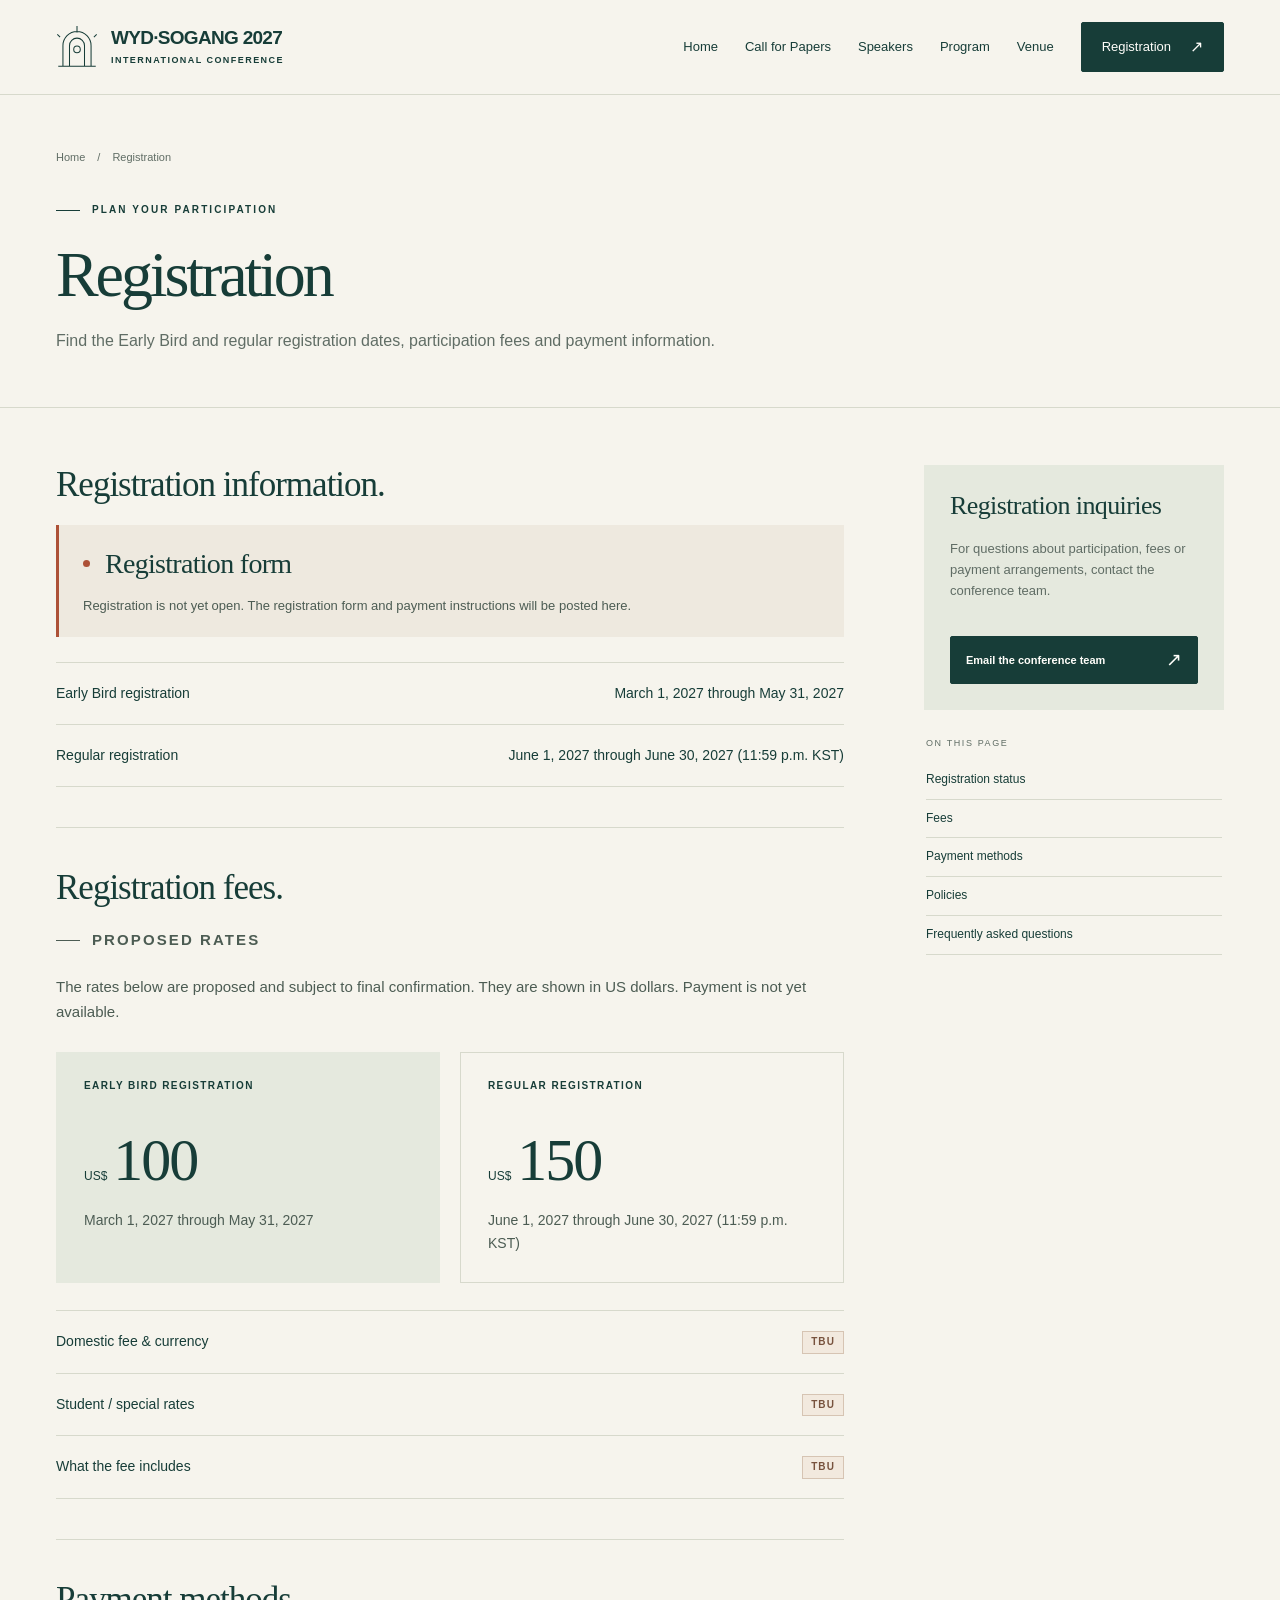
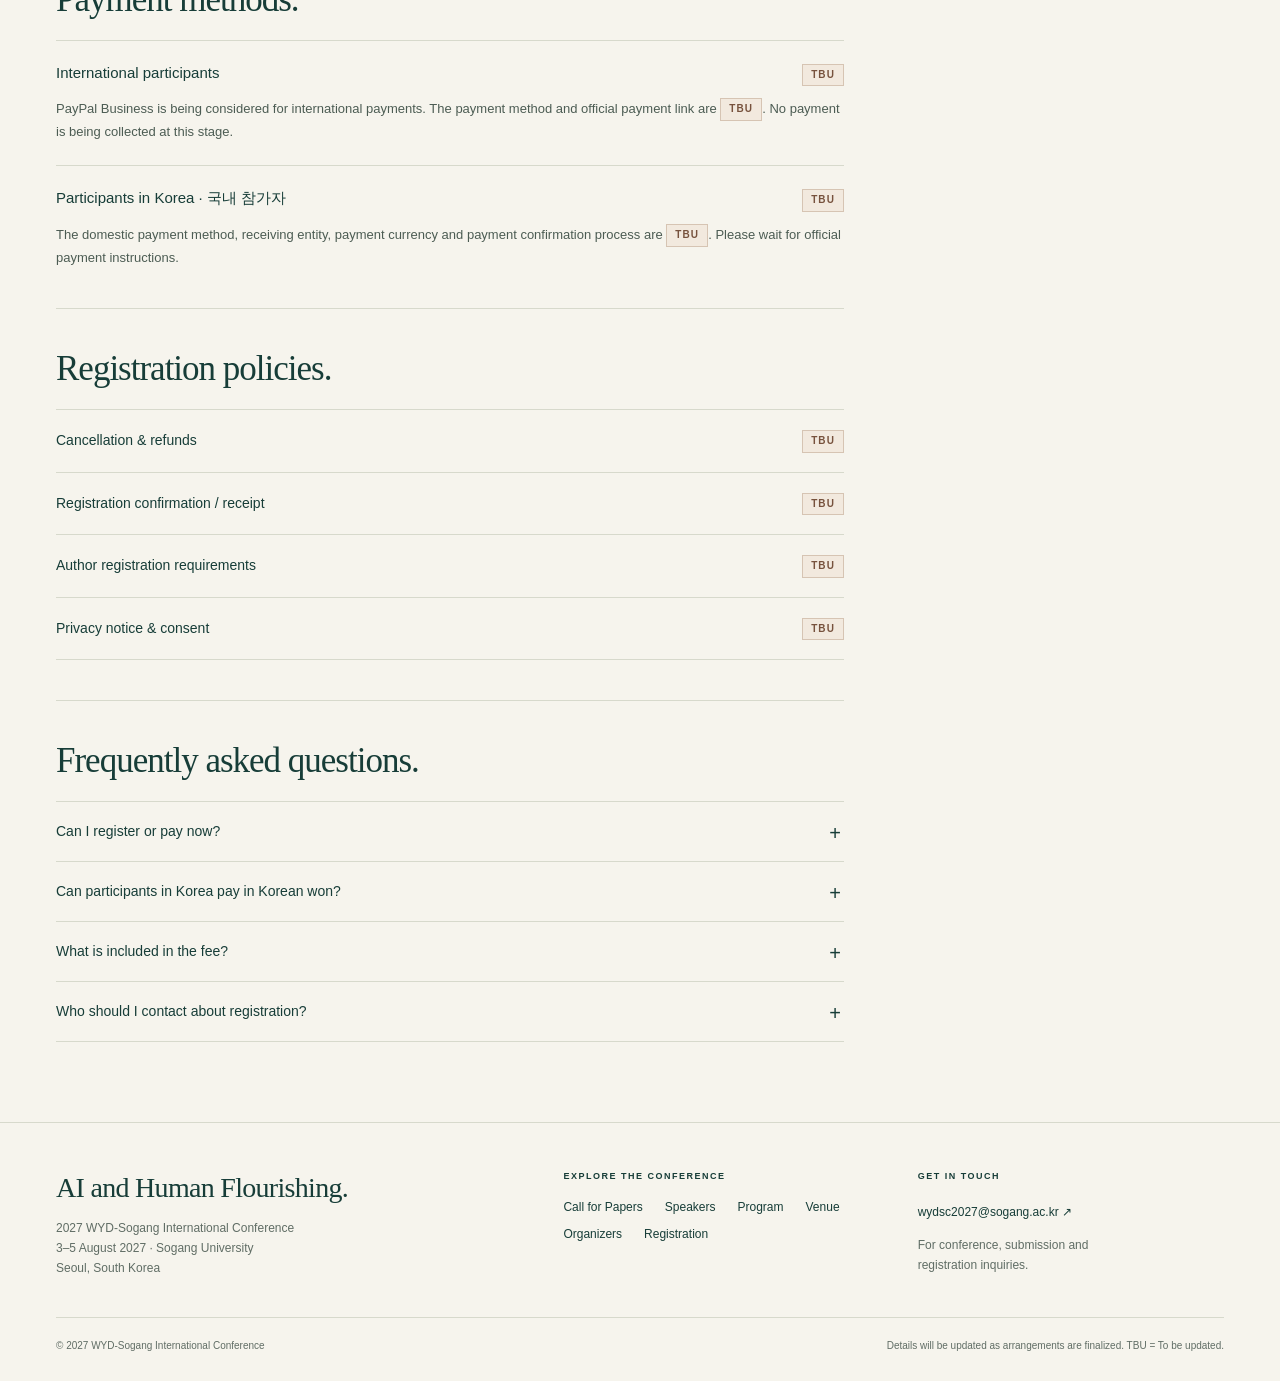
<file: docs/registration/index.html>
<!doctype html>
<html lang="en">
<head>
<meta charset="utf-8">
<meta name="viewport" content="width=device-width, initial-scale=1">
<title>Registration | WYD-Sogang 2027</title>
<meta name="description" content="WYD-Sogang 2027 registration dates and fees. Early Bird registration, March 1, 2027 through May 31, 2027. Regular registration, June 1, 2027 through June 30, 2027 (11:59 p.m. KST).">
<meta name="theme-color" content="#173d38">
<link rel="canonical" href="https://wydsc.github.io/registration/">
<meta property="og:type" content="website">
<meta property="og:title" content="Registration | WYD-Sogang 2027">
<meta property="og:description" content="WYD-Sogang 2027 registration dates and fees. Early Bird registration, March 1, 2027 through May 31, 2027. Regular registration, June 1, 2027 through June 30, 2027 (11:59 p.m. KST).">
<meta property="og:url" content="https://wydsc.github.io/registration/">
<meta property="og:image" content="https://wydsc.github.io/assets/images/social-preview.jpg">
<meta property="og:image:alt" content="An original illustration of people in dialogue, architectural arches and scientific orbits">
<meta name="twitter:card" content="summary_large_image">
<link rel="icon" type="image/svg+xml" href="../assets/images/favicon.svg">
<link rel="stylesheet" href="../assets/css/site.css">
<script src="../assets/js/site.js" defer></script>
</head>
<body>
<a class="skip-link" href="#main-content">Skip to content</a>
<header class="site-header"><div class="wrap header-inner">
<a class="brand" href="../" aria-label="WYD-Sogang 2027 home"><svg class="brand-mark" viewBox="0 0 44 48" fill="none" stroke="currentColor" stroke-width="1.1" aria-hidden="true"><path d="M7 44V22a15 15 0 0 1 30 0v22M14 44V22a8 8 0 0 1 16 0v22M2 44h40M22 1v7"/><circle cx="22" cy="26" r="3.5"/><path d="M4 13 1 10M40 13l3-3"/></svg><span><span class="brand-title">WYD·SOGANG <span>2027</span></span><span class="brand-caption">INTERNATIONAL CONFERENCE</span></span></a>
<button class="menu-toggle" type="button" aria-controls="site-navigation" aria-expanded="false" aria-label="Open navigation menu">Menu<span class="menu-lines" aria-hidden="true"></span></button>
<nav class="site-nav" id="site-navigation" aria-label="Main navigation"><a href="../">Home</a><a href="../call-for-papers/">Call for Papers</a><a href="../speakers/">Speakers</a><a href="../program/">Program</a><a href="../venue/">Venue</a><a href="../registration/" class="nav-register" aria-current="page">Registration <span aria-hidden="true">↗</span></a></nav>
</div></header>
<main id="main-content" tabindex="-1"><div class="page-heading"><div class="wrap"><nav class="breadcrumb" aria-label="Breadcrumb"><a href="../">Home</a><span aria-hidden="true">/</span><span>Registration</span></nav><p class="eyebrow">Plan your participation</p><h1>Registration</h1><p class="lead">Find the Early Bird and regular registration dates, participation fees and payment information.</p></div></div><div class="wrap page-layout"><div><section class="article-section" id="registration-status"><h2>Registration information.</h2><div class="notice"><div class="status-heading"><span class="status-dot" aria-hidden="true"></span><h3>Registration form</h3></div><p>Registration is not yet open. The registration form and payment instructions will be posted here.</p></div><dl class="dates-list"><div class="date-row"><dt>Early Bird registration</dt><dd>March 1, 2027 through May 31, 2027</dd></div><div class="date-row"><dt>Regular registration</dt><dd>June 1, 2027 through June 30, 2027 (11:59 p.m. KST)</dd></div></dl></section><section class="article-section" id="fees"><h2>Registration fees.</h2><p class="eyebrow">Proposed rates</p><p>The rates below are proposed and subject to final confirmation. They are shown in US dollars. Payment is not yet available.</p><div class="fee-grid"><div class="fee-card early"><h3 class="fee-label">Early Bird registration</h3><p class="price"><small>US$</small>100</p><p class="fee-deadline">March 1, 2027 through May 31, 2027</p></div><div class="fee-card"><h3 class="fee-label">Regular registration</h3><p class="price"><small>US$</small>150</p><p class="fee-deadline">June 1, 2027 through June 30, 2027 (11:59 p.m. KST)</p></div></div><dl class="dates-list"><div class="date-row"><dt>Domestic fee &amp; currency</dt><dd><span class="tbu" title="To be updated">TBU</span></dd></div><div class="date-row"><dt>Student / special rates</dt><dd><span class="tbu" title="To be updated">TBU</span></dd></div><div class="date-row"><dt>What the fee includes</dt><dd><span class="tbu" title="To be updated">TBU</span></dd></div></dl></section><section class="article-section" id="payment"><h2>Payment methods.</h2><div class="payment-block"><div class="payment-title"><h3>International participants</h3><span class="tbu" title="To be updated">TBU</span></div><p>PayPal Business is being considered for international payments. The payment method and official payment link are <span class="tbu" title="To be updated">TBU</span>. No payment is being collected at this stage.</p></div><div class="payment-block"><div class="payment-title"><h3>Participants in Korea · 국내 참가자</h3><span class="tbu" title="To be updated">TBU</span></div><p>The domestic payment method, receiving entity, payment currency and payment confirmation process are <span class="tbu" title="To be updated">TBU</span>. Please wait for official payment instructions.</p></div></section><section class="article-section" id="policies"><h2>Registration policies.</h2><dl class="dates-list"><div class="date-row"><dt>Cancellation &amp; refunds</dt><dd><span class="tbu" title="To be updated">TBU</span></dd></div><div class="date-row"><dt>Registration confirmation / receipt</dt><dd><span class="tbu" title="To be updated">TBU</span></dd></div><div class="date-row"><dt>Author registration requirements</dt><dd><span class="tbu" title="To be updated">TBU</span></dd></div><div class="date-row"><dt>Privacy notice &amp; consent</dt><dd><span class="tbu" title="To be updated">TBU</span></dd></div></dl></section><section class="article-section" id="faq"><h2>Frequently asked questions.</h2><details><summary>Can I register or pay now?</summary><p>Registration and payment are not yet open. See the registration periods above for Early Bird and regular dates.</p></details><details><summary>Can participants in Korea pay in Korean won?</summary><p>The domestic payment currency, fee and receiving account are TBU. The proposed US dollar rates do not yet specify a Korean won amount.</p></details><details><summary>What is included in the fee?</summary><p>TBU. Conference access, meals, refreshments, materials and any social events will be specified before registration opens.</p></details><details><summary>Who should I contact about registration?</summary><p>Please email the conference team at wydsc2027@sogang.ac.kr.</p></details></section></div><aside class="sidebar"><div class="side-panel"><h2>Registration inquiries</h2><p>For questions about participation, fees or payment arrangements, contact the conference team.</p><a class="button " href="mailto:wydsc2027@sogang.ac.kr?subject=WYD-Sogang+2027+registration+inquiry">Email the conference team<span class="arrow" aria-hidden="true">↗</span></a></div><nav class="side-nav" aria-label="On this page"><p class="side-label">On this page</p><a href="#registration-status">Registration status</a><a href="#fees">Fees</a><a href="#payment">Payment methods</a><a href="#policies">Policies</a><a href="#faq">Frequently asked questions</a></nav></aside></div></main>
<footer class="site-footer"><div class="wrap">
<div class="footer-grid"><div><p class="footer-brand">AI and Human Flourishing.</p><p class="footer-description">2027 WYD-Sogang International Conference<br>3–5 August 2027 · Sogang University<br>Seoul, South Korea</p></div>
<div><h2 class="footer-heading">Explore the conference</h2><div class="footer-links"><a href="../call-for-papers/">Call for Papers</a><a href="../speakers/">Speakers</a><a href="../program/">Program</a><a href="../venue/">Venue</a><a href="../organizers/">Organizers</a><a href="../registration/">Registration</a></div></div>
<div><h2 class="footer-heading">Get in touch</h2><a class="footer-contact" href="mailto:wydsc2027@sogang.ac.kr">wydsc2027@sogang.ac.kr ↗</a><p class="footer-description" style="margin-top:12px">For conference, submission and<br>registration inquiries.</p></div></div>
<div class="footer-bottom"><p>© 2027 WYD-Sogang International Conference</p><p>Details will be updated as arrangements are finalized. TBU = To be updated.</p></div>
</div></footer>
</body>
</html>
</file>
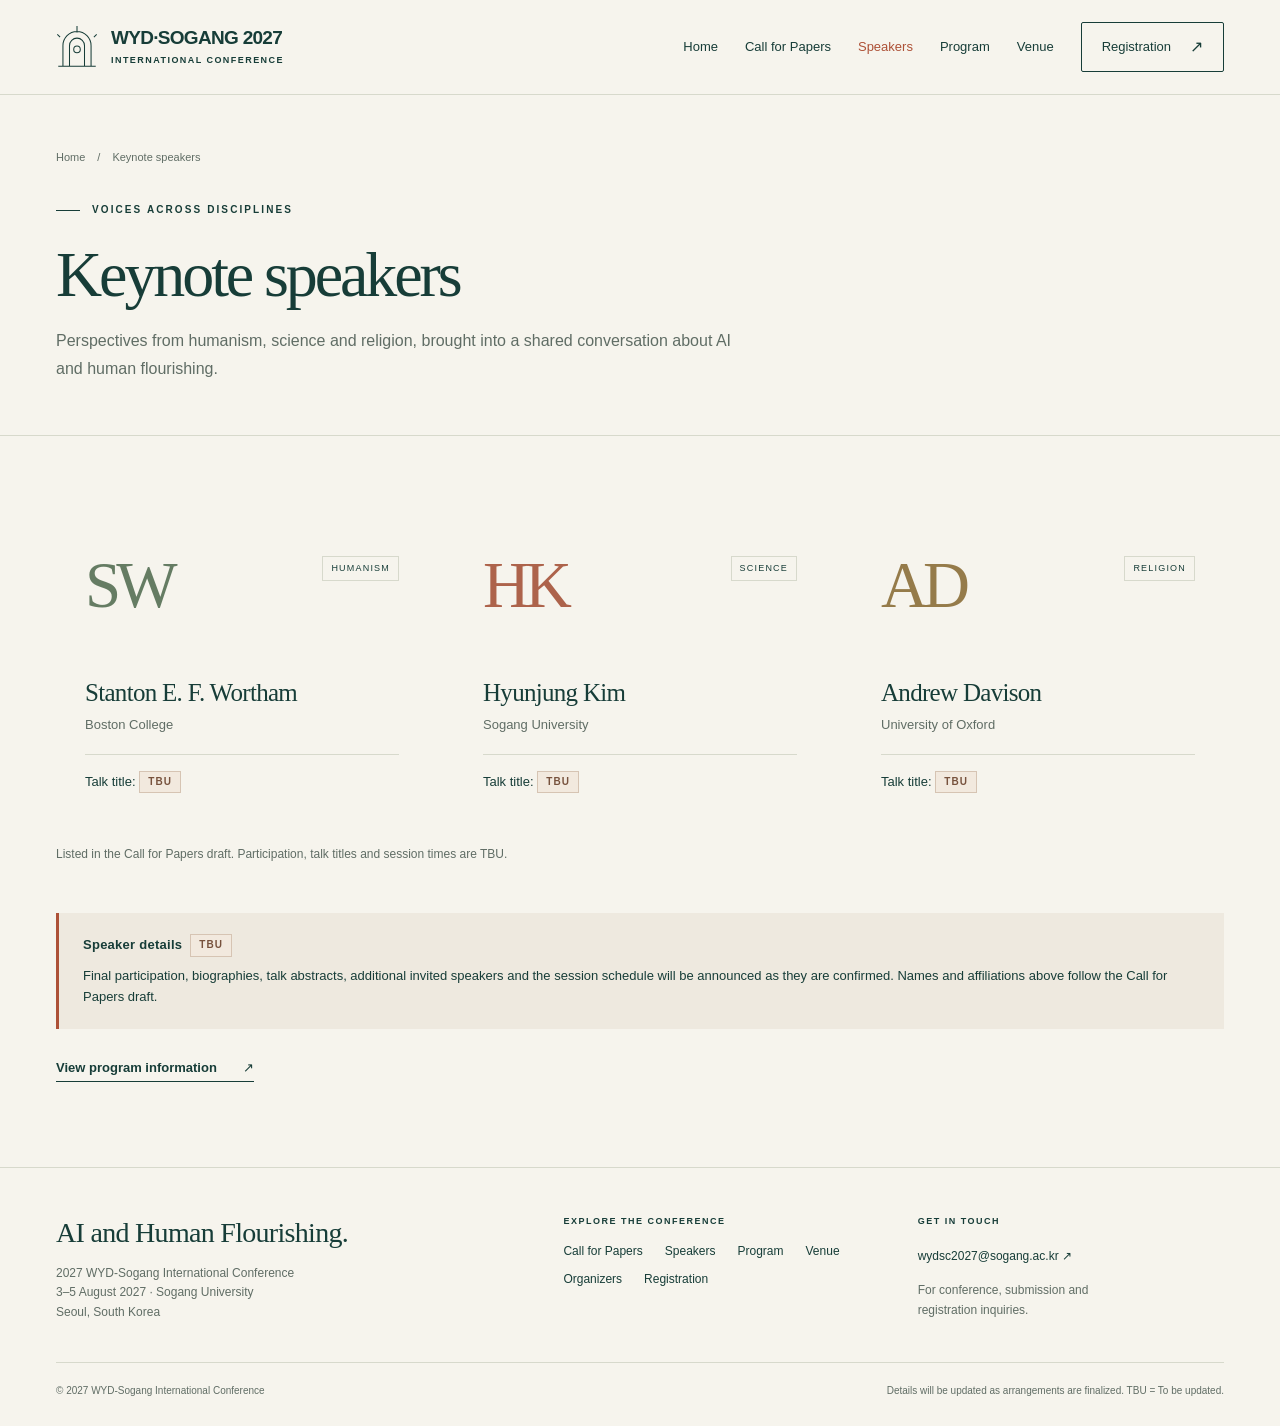
<file: docs/speakers/index.html>
<!doctype html>
<html lang="en">
<head>
<meta charset="utf-8">
<meta name="viewport" content="width=device-width, initial-scale=1">
<title>Keynote Speakers | WYD-Sogang 2027</title>
<meta name="description" content="Keynote speakers listed in the WYD-Sogang 2027 Call for Papers draft: Stanton E. F. Wortham, Hyunjung Kim and Andrew Davison.">
<meta name="theme-color" content="#173d38">
<link rel="canonical" href="https://wydsc.github.io/speakers/">
<meta property="og:type" content="website">
<meta property="og:title" content="Keynote Speakers | WYD-Sogang 2027">
<meta property="og:description" content="Keynote speakers listed in the WYD-Sogang 2027 Call for Papers draft: Stanton E. F. Wortham, Hyunjung Kim and Andrew Davison.">
<meta property="og:url" content="https://wydsc.github.io/speakers/">
<meta property="og:image" content="https://wydsc.github.io/assets/images/social-preview.jpg">
<meta property="og:image:alt" content="An original illustration of people in dialogue, architectural arches and scientific orbits">
<meta name="twitter:card" content="summary_large_image">
<link rel="icon" type="image/svg+xml" href="../assets/images/favicon.svg">
<link rel="stylesheet" href="../assets/css/site.css">
<script src="../assets/js/site.js" defer></script>
</head>
<body>
<a class="skip-link" href="#main-content">Skip to content</a>
<header class="site-header"><div class="wrap header-inner">
<a class="brand" href="../" aria-label="WYD-Sogang 2027 home"><svg class="brand-mark" viewBox="0 0 44 48" fill="none" stroke="currentColor" stroke-width="1.1" aria-hidden="true"><path d="M7 44V22a15 15 0 0 1 30 0v22M14 44V22a8 8 0 0 1 16 0v22M2 44h40M22 1v7"/><circle cx="22" cy="26" r="3.5"/><path d="M4 13 1 10M40 13l3-3"/></svg><span><span class="brand-title">WYD·SOGANG <span>2027</span></span><span class="brand-caption">INTERNATIONAL CONFERENCE</span></span></a>
<button class="menu-toggle" type="button" aria-controls="site-navigation" aria-expanded="false" aria-label="Open navigation menu">Menu<span class="menu-lines" aria-hidden="true"></span></button>
<nav class="site-nav" id="site-navigation" aria-label="Main navigation"><a href="../">Home</a><a href="../call-for-papers/">Call for Papers</a><a href="../speakers/" aria-current="page">Speakers</a><a href="../program/">Program</a><a href="../venue/">Venue</a><a href="../registration/" class="nav-register">Registration <span aria-hidden="true">↗</span></a></nav>
</div></header>
<main id="main-content" tabindex="-1"><div class="page-heading"><div class="wrap"><nav class="breadcrumb" aria-label="Breadcrumb"><a href="../">Home</a><span aria-hidden="true">/</span><span>Keynote speakers</span></nav><p class="eyebrow">Voices across disciplines</p><h1>Keynote speakers</h1><p class="lead">Perspectives from humanism, science and religion, brought into a shared conversation about AI and human flourishing.</p></div></div><section class="section"><div class="wrap"><div class="speakers"><article class="speaker-card"><div class="speaker-art" aria-hidden="true"><span class="speaker-monogram">SW</span><span class="speaker-track">Humanism</span></div><h3>Stanton E. F. Wortham</h3><p class="affiliation">Boston College</p><p class="speaker-title">Talk title: <span class="tbu" title="To be updated">TBU</span></p></article><article class="speaker-card"><div class="speaker-art" aria-hidden="true"><span class="speaker-monogram">HK</span><span class="speaker-track">Science</span></div><h3>Hyunjung Kim</h3><p class="affiliation">Sogang University</p><p class="speaker-title">Talk title: <span class="tbu" title="To be updated">TBU</span></p></article><article class="speaker-card"><div class="speaker-art" aria-hidden="true"><span class="speaker-monogram">AD</span><span class="speaker-track">Religion</span></div><h3>Andrew Davison</h3><p class="affiliation">University of Oxford</p><p class="speaker-title">Talk title: <span class="tbu" title="To be updated">TBU</span></p></article></div><p class="source-note">Listed in the Call for Papers draft. Participation, talk titles and session times are TBU.</p><div style="margin-top:48px" class="notice"><h2 class="notice-heading">Speaker details <span class="tbu" title="To be updated">TBU</span></h2><p>Final participation, biographies, talk abstracts, additional invited speakers and the session schedule will be announced as they are confirmed. Names and affiliations above follow the Call for Papers draft.</p></div><a class="text-link" href="../program/">View program information<span aria-hidden="true">↗</span></a></div></section></main>
<footer class="site-footer"><div class="wrap">
<div class="footer-grid"><div><p class="footer-brand">AI and Human Flourishing.</p><p class="footer-description">2027 WYD-Sogang International Conference<br>3–5 August 2027 · Sogang University<br>Seoul, South Korea</p></div>
<div><h2 class="footer-heading">Explore the conference</h2><div class="footer-links"><a href="../call-for-papers/">Call for Papers</a><a href="../speakers/">Speakers</a><a href="../program/">Program</a><a href="../venue/">Venue</a><a href="../organizers/">Organizers</a><a href="../registration/">Registration</a></div></div>
<div><h2 class="footer-heading">Get in touch</h2><a class="footer-contact" href="mailto:wydsc2027@sogang.ac.kr">wydsc2027@sogang.ac.kr ↗</a><p class="footer-description" style="margin-top:12px">For conference, submission and<br>registration inquiries.</p></div></div>
<div class="footer-bottom"><p>© 2027 WYD-Sogang International Conference</p><p>Details will be updated as arrangements are finalized. TBU = To be updated.</p></div>
</div></footer>
</body>
</html>
</file>
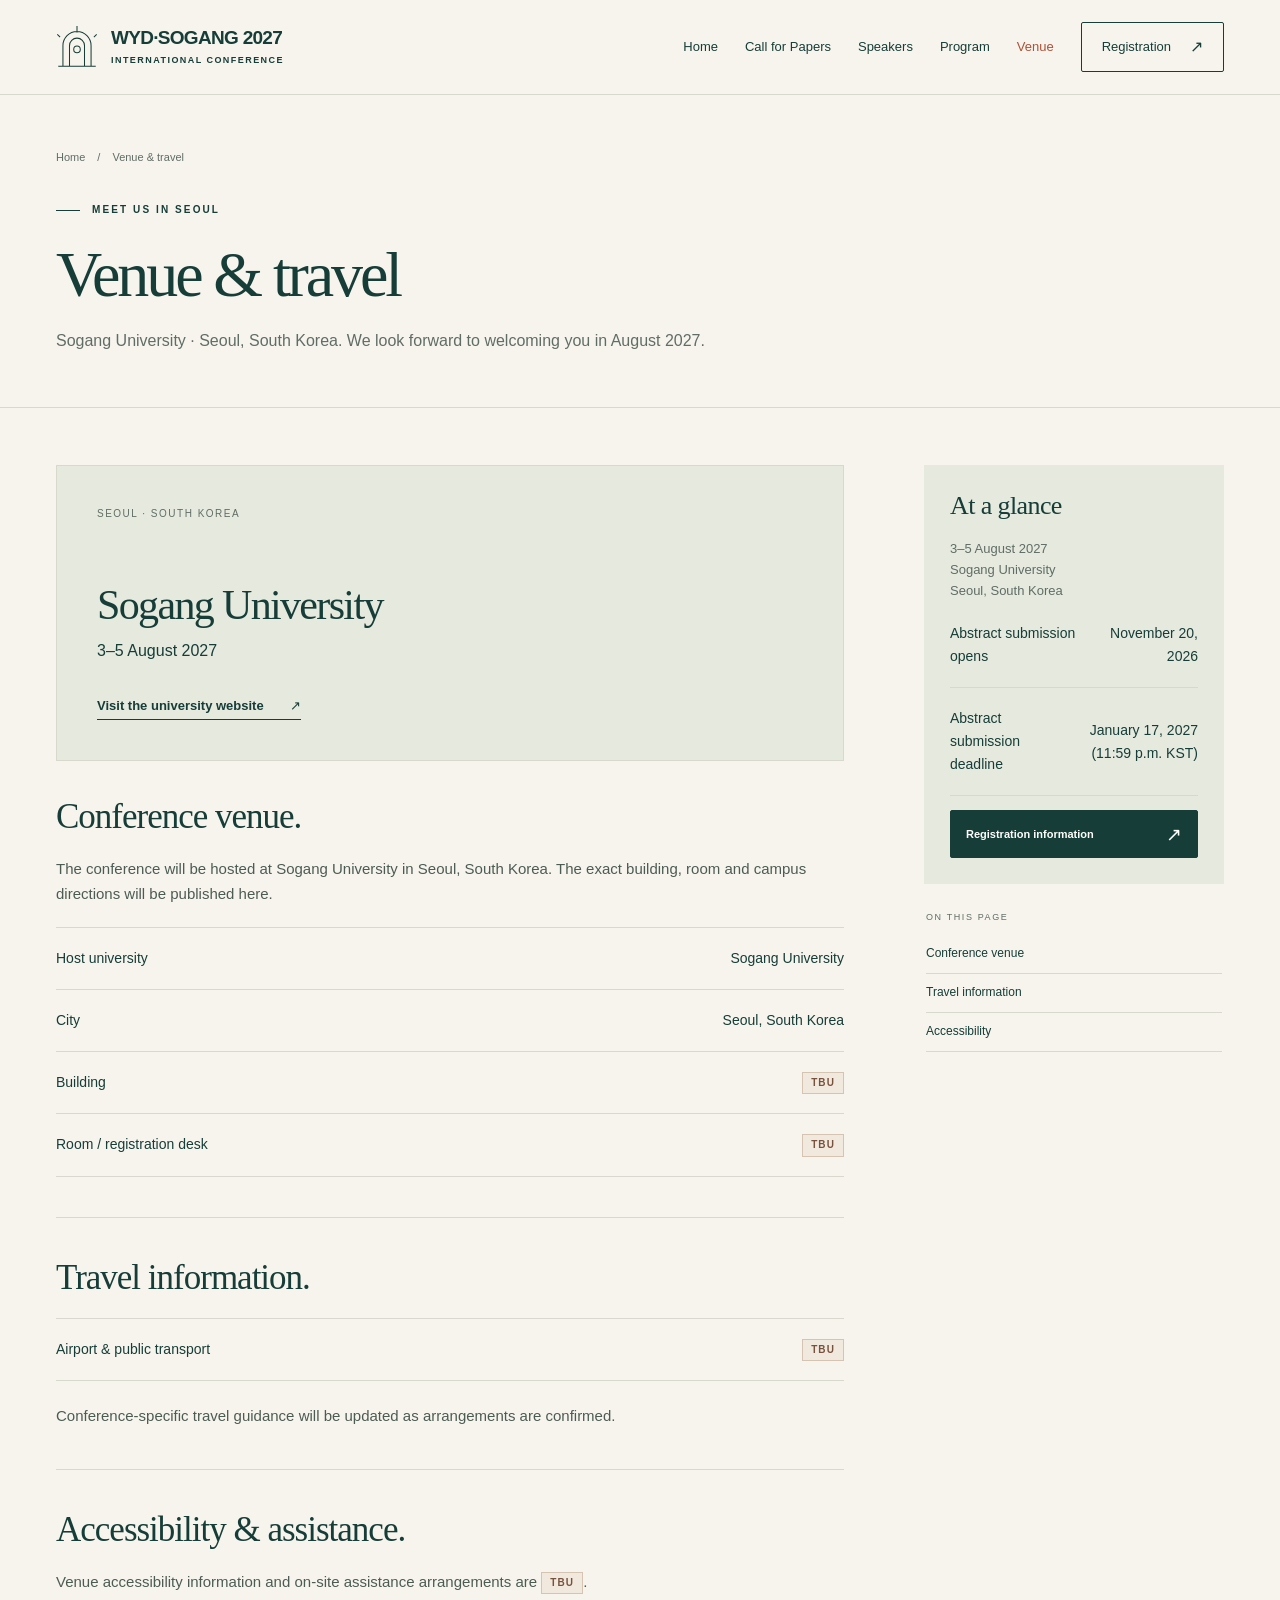
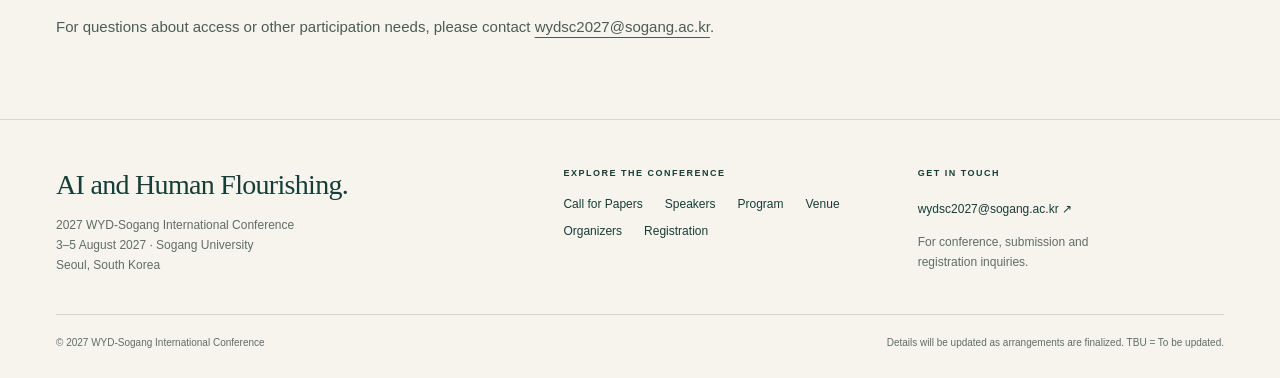
<file: docs/venue/index.html>
<!doctype html>
<html lang="en">
<head>
<meta charset="utf-8">
<meta name="viewport" content="width=device-width, initial-scale=1">
<title>Venue &amp; Travel | WYD-Sogang 2027</title>
<meta name="description" content="Venue and travel information for WYD-Sogang 2027 at Sogang University, Seoul, South Korea.">
<meta name="theme-color" content="#173d38">
<link rel="canonical" href="https://wydsc.github.io/venue/">
<meta property="og:type" content="website">
<meta property="og:title" content="Venue &amp; Travel | WYD-Sogang 2027">
<meta property="og:description" content="Venue and travel information for WYD-Sogang 2027 at Sogang University, Seoul, South Korea.">
<meta property="og:url" content="https://wydsc.github.io/venue/">
<meta property="og:image" content="https://wydsc.github.io/assets/images/social-preview.jpg">
<meta property="og:image:alt" content="An original illustration of people in dialogue, architectural arches and scientific orbits">
<meta name="twitter:card" content="summary_large_image">
<link rel="icon" type="image/svg+xml" href="../assets/images/favicon.svg">
<link rel="stylesheet" href="../assets/css/site.css">
<script src="../assets/js/site.js" defer></script>
</head>
<body>
<a class="skip-link" href="#main-content">Skip to content</a>
<header class="site-header"><div class="wrap header-inner">
<a class="brand" href="../" aria-label="WYD-Sogang 2027 home"><svg class="brand-mark" viewBox="0 0 44 48" fill="none" stroke="currentColor" stroke-width="1.1" aria-hidden="true"><path d="M7 44V22a15 15 0 0 1 30 0v22M14 44V22a8 8 0 0 1 16 0v22M2 44h40M22 1v7"/><circle cx="22" cy="26" r="3.5"/><path d="M4 13 1 10M40 13l3-3"/></svg><span><span class="brand-title">WYD·SOGANG <span>2027</span></span><span class="brand-caption">INTERNATIONAL CONFERENCE</span></span></a>
<button class="menu-toggle" type="button" aria-controls="site-navigation" aria-expanded="false" aria-label="Open navigation menu">Menu<span class="menu-lines" aria-hidden="true"></span></button>
<nav class="site-nav" id="site-navigation" aria-label="Main navigation"><a href="../">Home</a><a href="../call-for-papers/">Call for Papers</a><a href="../speakers/">Speakers</a><a href="../program/">Program</a><a href="../venue/" aria-current="page">Venue</a><a href="../registration/" class="nav-register">Registration <span aria-hidden="true">↗</span></a></nav>
</div></header>
<main id="main-content" tabindex="-1"><div class="page-heading"><div class="wrap"><nav class="breadcrumb" aria-label="Breadcrumb"><a href="../">Home</a><span aria-hidden="true">/</span><span>Venue &amp; travel</span></nav><p class="eyebrow">Meet us in Seoul</p><h1>Venue &amp; travel</h1><p class="lead">Sogang University · Seoul, South Korea. We look forward to welcoming you in August 2027.</p></div></div><div class="wrap page-layout"><div><div class="venue-panel"><p class="venue-city">Seoul · South Korea</p><h2>Sogang University</h2><p>3–5 August 2027</p><a class="text-link" href="https://www.sogang.ac.kr/en/home">Visit the university website<span aria-hidden="true">↗</span></a></div><section class="article-section" id="location"><h2>Conference venue.</h2><p>The conference will be hosted at Sogang University in Seoul, South Korea. The exact building, room and campus directions will be published here.</p><dl class="dates-list"><div class="date-row"><dt>Host university</dt><dd>Sogang University</dd></div><div class="date-row"><dt>City</dt><dd>Seoul, South Korea</dd></div><div class="date-row"><dt>Building</dt><dd><span class="tbu" title="To be updated">TBU</span></dd></div><div class="date-row"><dt>Room / registration desk</dt><dd><span class="tbu" title="To be updated">TBU</span></dd></div></dl></section><section class="article-section" id="travel"><h2>Travel information.</h2><dl class="dates-list"><div class="date-row"><dt>Airport &amp; public transport</dt><dd><span class="tbu" title="To be updated">TBU</span></dd></div></dl><p class="source-note">Conference-specific travel guidance will be updated as arrangements are confirmed.</p></section><section class="article-section" id="accessibility"><h2>Accessibility & assistance.</h2><p>Venue accessibility information and on-site assistance arrangements are <span class="tbu" title="To be updated">TBU</span>.</p><p>For questions about access or other participation needs, please contact <a href="mailto:wydsc2027@sogang.ac.kr?subject=WYD-Sogang+2027+accessibility+inquiry">wydsc2027@sogang.ac.kr</a>.</p></section></div><aside class="sidebar"><div class="side-panel"><h2>At a glance</h2><p>3–5 August 2027<br>Sogang University<br>Seoul, South Korea</p><dl class="dates-list"><div class="date-row"><dt>Abstract submission opens</dt><dd>November 20, 2026</dd></div><div class="date-row"><dt>Abstract submission deadline</dt><dd>January 17, 2027 (11:59 p.m. KST)</dd></div></dl><a class="button " href="../registration/">Registration information<span class="arrow" aria-hidden="true">↗</span></a></div><nav class="side-nav" aria-label="On this page"><p class="side-label">On this page</p><a href="#location">Conference venue</a><a href="#travel">Travel information</a><a href="#accessibility">Accessibility</a></nav></aside></div></main>
<footer class="site-footer"><div class="wrap">
<div class="footer-grid"><div><p class="footer-brand">AI and Human Flourishing.</p><p class="footer-description">2027 WYD-Sogang International Conference<br>3–5 August 2027 · Sogang University<br>Seoul, South Korea</p></div>
<div><h2 class="footer-heading">Explore the conference</h2><div class="footer-links"><a href="../call-for-papers/">Call for Papers</a><a href="../speakers/">Speakers</a><a href="../program/">Program</a><a href="../venue/">Venue</a><a href="../organizers/">Organizers</a><a href="../registration/">Registration</a></div></div>
<div><h2 class="footer-heading">Get in touch</h2><a class="footer-contact" href="mailto:wydsc2027@sogang.ac.kr">wydsc2027@sogang.ac.kr ↗</a><p class="footer-description" style="margin-top:12px">For conference, submission and<br>registration inquiries.</p></div></div>
<div class="footer-bottom"><p>© 2027 WYD-Sogang International Conference</p><p>Details will be updated as arrangements are finalized. TBU = To be updated.</p></div>
</div></footer>
</body>
</html>
</file>
<file: docs/assets/css/site.css>
@charset "UTF-8";

:root {
  --paper: #f6f4ed;
  --white: #fffefa;
  --ink: #173d38;
  --muted: #606d65;
  --line: #d7d9cc;
  --sage: #e5e9de;
  --rust: #ad5137;
  --peach: #f0dfd3;
  --serif: Georgia, 'Times New Roman', serif;
  --sans: 'Aptos', 'Inter', 'Helvetica Neue', Arial, sans-serif;
  --width: 1280px;
}

*, *::before, *::after { box-sizing: border-box; }
html { scroll-behavior: smooth; scroll-padding-top: 110px; }
body { margin: 0; background: var(--paper); color: var(--ink); font-family: var(--sans); font-size: 16px; line-height: 1.65; -webkit-font-smoothing: antialiased; }
body.menu-open { overflow: hidden; }
a { color: inherit; text-decoration-thickness: 1px; text-underline-offset: 5px; }
button, input, select { font: inherit; }
button, a { -webkit-tap-highlight-color: transparent; }
button { color: inherit; }
img { max-width: 100%; height: auto; display: block; }
svg { display: block; }
::selection { color: var(--white); background: var(--ink); }
:focus-visible { outline: 3px solid var(--rust); outline-offset: 5px; }
.wrap { width: min(var(--width), calc(100% - 112px)); margin-inline: auto; }
.skip-link { position: fixed; top: -80px; left: 20px; z-index: 100; padding: 12px 20px; background: var(--ink); color: white; }
.skip-link:focus { top: 16px; }
.site-header { position: sticky; top: 0; z-index: 30; background: var(--paper); border-bottom: 1px solid var(--line); }
.header-inner { min-height: 94px; display: flex; align-items: center; justify-content: space-between; gap: 32px; }
.brand { display: inline-flex; align-items: center; gap: 13px; text-decoration: none; flex: 0 0 auto; }
.brand-mark { width: 42px; height: 45px; }
.brand-title { display: block; font-size: 19px; font-weight: 650; letter-spacing: -.7px; line-height: 1.3; }
.brand-caption { display: block; font-size: 9px; font-weight: 600; letter-spacing: 1.45px; margin-top: 3px; }
.site-nav { display: flex; align-items: center; gap: 27px; }
.site-nav a { text-decoration: none; font-size: 13px; font-weight: 500; padding-block: 10px; white-space: nowrap; }
.site-nav a:not(.nav-register):hover, .site-nav a[aria-current="page"]:not(.nav-register) { color: var(--rust); }
.site-nav .nav-register { padding: 11px 20px; border: 1px solid var(--ink); border-radius: 2px; display: inline-flex; align-items: center; gap: 19px; }
.site-nav .nav-register:hover, .site-nav .nav-register[aria-current="page"] { background: var(--ink); color: var(--white); }
.nav-register span { font-size: 16px; }
.menu-toggle { display: none; background: none; border: 1px solid var(--ink); padding: 8px 13px; font-size: 13px; align-items: center; gap: 12px; }
.menu-lines { width: 17px; display: grid; gap: 5px; }
.menu-lines::before, .menu-lines::after { content: ''; height: 1px; background: currentColor; }
.eyebrow { display: flex; align-items: center; gap: 12px; margin: 0 0 23px; font-size: 10px; font-weight: 650; letter-spacing: 2.1px; text-transform: uppercase; line-height: 1.6; }
.eyebrow::before { content: ''; width: 24px; height: 1px; background: currentColor; flex-shrink: 0; }
h1, h2, h3, p { margin-top: 0; }
h1, h2, h3 { font-weight: 400; }
h1, h2 { font-family: var(--serif); }
h1 { font-size: clamp(55px, 5.8vw, 82px); letter-spacing: -3.1px; line-height: 1.06; margin-bottom: 23px; }
h2 { font-size: clamp(36px, 3.8vw, 52px); letter-spacing: -1.65px; line-height: 1.14; margin-bottom: 24px; }
h3 { font-family: var(--serif); font-size: 29px; letter-spacing: -.7px; line-height: 1.25; }
p { margin-bottom: 20px; }
.hero { position: relative; isolation: isolate; overflow: hidden; }
.hero-inner { min-height: 602px; display: flex; align-items: center; position: relative; }
.hero-copy { position: relative; z-index: 2; width: 54%; padding-block: 65px 69px; }
.hero .eyebrow { margin-bottom: 30px; font-size: 10px; letter-spacing: 1.5px; }
.hero h1 { max-width: 650px; }
.hero h1 em { font-weight: 400; color: var(--rust); }
.hero-summary { font-size: 17px; line-height: 1.65; max-width: 425px; color: #475b51; margin-bottom: 30px; }
.hero-art { position: absolute; z-index: -1; width: 66%; max-width: 1000px; height: 100%; inset: 0 -6% 0 auto; object-fit: cover; object-position: 58% center; mix-blend-mode: multiply; }
.hero::after { content: ''; z-index: -1; position: absolute; inset: 0; pointer-events: none; background: linear-gradient(90deg, var(--paper) 10%, rgba(246,244,237,.96) 30%, rgba(246,244,237,0) 56%); }
.hero-art-label { position: absolute; right: 0; bottom: 22px; font-size: 9px; letter-spacing: 1.5px; text-transform: uppercase; color: #546353; }
.actions { display: flex; align-items: center; gap: 23px; flex-wrap: wrap; }
.button { display: inline-flex; align-items: center; justify-content: space-between; gap: 30px; background: var(--ink); color: var(--white); padding: 14px 22px; font-size: 12px; font-weight: 550; text-decoration: none; border: 1px solid var(--ink); border-radius: 2px; min-height: 48px; transition: background .18s, color .18s; }
.button:hover { background: #2d5146; }
.button.light { background: var(--paper); color: var(--ink); border-color: var(--paper); }
.button.light:hover { background: white; }
.button.outline { background: transparent; color: var(--ink); }
.button.outline:hover { background: var(--sage); }
.button .arrow { font-size: 19px; line-height: 1; }
.text-link { font-size: 13px; font-weight: 550; text-decoration: none; border-bottom: 1px solid currentColor; padding-bottom: 3px; display: inline-flex; gap: 26px; align-items: center; }
.text-link:hover { color: var(--rust); }
.event-ribbon { border-top: 1px solid var(--line); border-bottom: 1px solid var(--line); }
.ribbon-inner { display: grid; grid-template-columns: 1fr 1fr 1fr; padding-block: 27px; }
.event-detail { display: flex; align-items: center; gap: 19px; padding-left: 40px; border-left: 1px solid var(--line); }
.event-detail:first-child { padding-left: 0; border: 0; }
.detail-icon { width: 27px; height: 27px; flex-shrink: 0; }
.detail-label { display: block; font-size: 9px; letter-spacing: 1.8px; text-transform: uppercase; color: var(--muted); margin-bottom: 3px; }
.detail-value { display: block; font-size: 15px; font-weight: 550; line-height: 1.45; }
.section { padding-block: 85px; }
.section-rule { border-bottom: 1px solid var(--line); }
.section-head { display: flex; justify-content: space-between; align-items: end; gap: 30px; margin-bottom: 37px; }
.section-head h2 { margin: 0; }
.section-head .text-link { flex-shrink: 0; margin-bottom: 6px; }
.intro-grid { display: grid; grid-template-columns: 1fr 1fr; gap: 100px; align-items: start; }
.intro-grid h2 { max-width: 490px; margin-bottom: 0; }
.intro-text { padding-top: 3px; color: #4c5c53; font-size: 16px; }
.intro-text p:last-child { margin-bottom: 0; }
.tracks { display: grid; grid-template-columns: repeat(3, 1fr); border-top: 1px solid var(--line); border-bottom: 1px solid var(--line); }
.track { display: flex; flex-direction: column; padding: 29px 32px 28px; text-decoration: none; border-left: 1px solid var(--line); min-height: 304px; transition: background .2s; }
.track:first-child { padding-left: 0; border-left: 0; }
.track:last-child { padding-right: 0; }
.track:hover { background: rgba(229,233,222,.55); }
.track-top { display: flex; align-items: center; justify-content: space-between; margin-bottom: 32px; }
.track-number { font-size: 10px; letter-spacing: 1px; color: var(--muted); }
.track-glyph { width: 47px; height: 47px; }
.track h3 { margin-bottom: 13px; font-size: 32px; }
.track p { color: var(--muted); font-size: 14px; max-width: 290px; margin-bottom: 20px; }
.track-bottom { margin-top: auto; font-size: 12px; display: flex; justify-content: space-between; align-items: center; padding-top: 3px; }
.track-bottom span:last-child { font-size: 20px; }
.open-track { font-size: 13px; color: var(--muted); padding-top: 20px; margin: 0; }
.open-track a { color: var(--ink); }
.sage-section { background: var(--sage); }
.speakers { display: grid; grid-template-columns: repeat(3,1fr); gap: 26px; }
.speaker-card { background: var(--paper); padding: 29px; position: relative; min-width: 0; }
.speaker-art { display: flex; justify-content: space-between; align-items: start; height: 100px; margin-bottom: 27px; }
.speaker-monogram { font-family: var(--serif); font-size: 65px; letter-spacing: -5px; line-height: 1.1; color: #657c63; }
.speaker-card:nth-child(2) .speaker-monogram { color: #ad634b; }
.speaker-card:nth-child(3) .speaker-monogram { color: #957b4a; }
.speaker-track { font-size: 9px; letter-spacing: 1.2px; text-transform: uppercase; border: 1px solid var(--line); padding: 4px 8px; margin-top: 6px; }
.speaker-card h3 { font-size: 25px; margin-bottom: 6px; max-width: 280px; }
.affiliation { font-size: 13px; color: var(--muted); margin-bottom: 0; }
.speaker-title { margin-top: 18px; padding-top: 16px; border-top: 1px solid var(--line); font-size: 13px; margin-bottom: 0; }
.source-note { margin-top: 23px; margin-bottom: 0; font-size: 12px; color: var(--muted); max-width: 780px; }
.dates-grid { display: grid; grid-template-columns: .9fr 1.1fr; gap: 105px; }
.dates-grid .lead { max-width: 350px; }
.dates-list { margin: 0; }
.date-row { display: flex; justify-content: space-between; gap: 24px; padding-block: 19px; border-bottom: 1px solid var(--line); font-size: 14px; }
.date-row:first-child { border-top: 1px solid var(--line); }
.date-row dt { margin: 0; }
.date-row dd { margin: 0; max-width: 62%; text-align: right; }
.tbu { display: inline-block; font-family: var(--sans); font-size: 10px; font-weight: 550; letter-spacing: 1.1px; color: #77523d; border: 1px solid #d6c4b3; background: #f2e9de; padding: 2px 8px; line-height: 1.65; vertical-align: middle; white-space: nowrap; }
.invitation { background: var(--ink); color: var(--paper); }
.invitation-inner { display: flex; justify-content: space-between; gap: 70px; align-items: center; padding-block: 60px; }
.invitation h2 { font-size: 44px; margin-bottom: 15px; max-width: 550px; }
.invitation p { color: #c4d1bd; font-size: 14px; margin: 0; max-width: 550px; }
.invitation .button { flex-shrink: 0; }
.site-footer { border-top: 1px solid var(--line); padding-block: 48px 26px; }
.footer-grid { display: grid; grid-template-columns: 1.5fr 1fr 1fr; gap: 48px; padding-bottom: 39px; }
.footer-brand { font-family: var(--serif); font-size: 28px; letter-spacing: -.7px; line-height: 1.2; margin-bottom: 14px; }
.footer-description { font-size: 12px; color: var(--muted); max-width: 320px; margin: 0; }
.footer-heading { font-size: 9px; letter-spacing: 1.5px; text-transform: uppercase; margin-bottom: 16px; font-weight: 550; font-family: var(--sans); }
.footer-links { display: flex; flex-wrap: wrap; gap: 8px 22px; max-width: 290px; }
.footer-links a, .footer-contact { font-size: 12px; text-decoration: none; }
.footer-links a:hover, .footer-contact:hover { color: var(--rust); }
.footer-bottom { border-top: 1px solid var(--line); padding-top: 20px; display: flex; justify-content: space-between; gap: 25px; font-size: 10px; color: var(--muted); }
.footer-bottom p { margin: 0; }
.page-heading { padding-block: 53px 52px; border-bottom: 1px solid var(--line); }
.breadcrumb { font-size: 11px; color: var(--muted); margin-bottom: 36px; display: flex; align-items: center; gap: 12px; }
.breadcrumb a { text-decoration: none; }
.page-heading h1 { font-size: clamp(45px,5vw,65px); margin-bottom: 18px; }
.page-heading .lead { max-width: 680px; margin: 0; }
.lead { font-size: 16px; color: var(--muted); line-height: 1.75; }
.page-layout { display: grid; grid-template-columns: minmax(0,1fr) 300px; gap: 80px; align-items: start; padding-block: 57px 80px; }
.article-section { padding-bottom: 40px; margin-bottom: 40px; border-bottom: 1px solid var(--line); scroll-margin-top: 120px; }
.article-section:last-child { border-bottom: 0; margin-bottom: 0; padding-bottom: 0; }
.article-section h2 { font-size: 35px; letter-spacing: -1px; margin-bottom: 20px; }
.article-section p { color: #4c5c53; font-size: 15px; }
.article-section p:last-child { margin-bottom: 0; }
.papal-quote { margin: 0 0 30px; padding: 27px 29px; background: var(--sage); border-top: 1px solid #ccd4c4; border-bottom: 1px solid #ccd4c4; }
.papal-quote blockquote { margin: 0; }
.papal-quote blockquote p { color: var(--ink); font-family: var(--serif); font-size: 21px; line-height: 1.55; }
.papal-quote figcaption { color: var(--muted); font-size: 11px; line-height: 1.65; }
.papal-quote figcaption a { color: var(--ink); }
.submission-guidelines { margin: 0 0 20px; padding-left: 24px; color: #4c5c53; font-size: 15px; }
.sidebar { position: sticky; top: 125px; }
.side-panel { background: var(--sage); padding: 26px; margin-bottom: 22px; }
.side-panel h2 { font-size: 26px; letter-spacing: -.6px; margin-bottom: 17px; }
.side-panel p { font-size: 13px; color: var(--muted); }
.side-panel .button { width: 100%; margin-top: 14px; font-size: 11px; gap: 10px; padding: 12px 15px; }
.side-panel .date-row { font-size: .875rem; gap: 12px; align-items: center; }
.side-panel .date-row:first-child { border-top: 0; padding-top: 0; }
.side-nav { padding: 4px 2px; display: grid; }
.side-nav a { padding-block: 9px; font-size: 12px; text-decoration: none; border-bottom: 1px solid var(--line); }
.side-nav a:hover { color: var(--rust); }
.side-label { font-size: 9px; text-transform: uppercase; letter-spacing: 1.6px; color: var(--muted); margin-bottom: 10px; }
.topic-section { border-top: 1px solid var(--line); padding-top: 28px; margin-top: 28px; }
.topic-title { display: flex; gap: 19px; align-items: center; margin-bottom: 14px; }
.topic-title h3 { margin: 0; font-size: 29px; }
.topic-title .track-number { font-size: 11px; color: var(--rust); }
.topic-list { margin: 0; padding-left: 19px; color: #4c5c53; font-size: 14px; }
.topic-list li { margin-bottom: 10px; padding-left: 4px; }
.topic-list li::marker { color: #81917b; font-size: 10px; }
.notice { border-left: 3px solid var(--rust); background: #eee9df; padding: 21px 24px; font-size: 13px; margin-bottom: 25px; }
.notice p { margin-bottom: 0; font-size: 13px; }
.notice-heading { font-family: var(--sans); font-size: 13px; font-weight: 600; letter-spacing: .02em; margin-bottom: 8px; }
.notice-heading .tbu { margin-inline-start: .25rem; }
.facts-list { margin: 0; }
.facts-list .date-row { align-items: baseline; }
.facts-list .date-row dd { max-width: 60%; flex-shrink: 1; }
.status-heading { display: flex; gap: 15px; align-items: center; margin-bottom: 14px; }
.status-dot { width: 7px; height: 7px; background: var(--rust); border-radius: 50%; flex-shrink: 0; }
.status-heading h3 { margin: 0; font-size: 28px; }
.fee-grid { display: grid; grid-template-columns: 1fr 1fr; gap: 20px; margin-block: 27px; }
.fee-card { border: 1px solid var(--line); padding: 27px; }
.fee-card.early { background: var(--sage); border-color: var(--sage); }
.fee-label { font-family: var(--sans); font-size: 10px; font-weight: 550; text-transform: uppercase; letter-spacing: 1.4px; margin-bottom: 21px; min-height: 2.6em; }
.fee-card .price { font-family: var(--serif); font-size: 60px; letter-spacing: -2px; color: var(--ink); margin-bottom: 16px; line-height: 1.1; }
.price small { font-family: var(--sans); font-size: 12px; letter-spacing: 0; margin-right: 6px; }
.fee-card .fee-deadline { font-size: .875rem; margin: 0; }
.payment-block { padding: 23px 0; border-top: 1px solid var(--line); }
.payment-block:last-child { padding-bottom: 0; }
.payment-title { display: flex; justify-content: space-between; align-items: start; gap: 25px; margin-bottom: 12px; }
.payment-title h3 { font-family: var(--sans); font-size: 15px; letter-spacing: 0; margin: 0; }
.payment-block p { font-size: 13px; }
details { border-top: 1px solid var(--line); }
details:last-child { border-bottom: 1px solid var(--line); }
summary { cursor: pointer; padding: 18px 29px 18px 0; font-size: 14px; position: relative; list-style: none; }
summary::-webkit-details-marker { display: none; }
summary::after { content: '+'; position: absolute; right: 3px; font-size: 20px; line-height: 1.3; }
details[open] summary::after { content: '−'; }
details p { padding: 0 26px 21px 0; font-size: 13px !important; }
.program-empty { padding: 36px; background: var(--sage); border: 1px solid #d5dbcc; margin-block: 25px; }
.program-empty .eyebrow { font-size: 9px; }
.program-empty h3 { font-size: 30px; margin-bottom: 13px; }
.program-empty p { font-size: 14px; }
.program-empty .text-link { margin-top: 10px; }
.venue-panel { border: 1px solid var(--line); background: var(--sage); padding: 40px; margin-bottom: 36px; }
.venue-panel .venue-city { font-size: 10px; letter-spacing: 1.5px; text-transform: uppercase; color: var(--muted); margin-bottom: 60px; }
.venue-panel h2 { font-size: 42px; margin-bottom: 8px; }
.venue-panel p { margin-bottom: 0; }
.venue-panel .text-link { margin-top: 30px; }
.committee-row { border-top: 1px solid var(--line); padding-block: 23px; }
.committee-row h3 { font-size: 24px; margin-bottom: 10px; }
.committee-row p { font-size: 14px; }
.not-found { min-height: 55vh; display: flex; flex-direction: column; justify-content: center; align-items: start; padding-block: 70px; }
.print-only { display: none; }

@media (min-width: 1500px) {
  .hero-inner { min-height: 650px; }
  .hero-art { width: 64%; right: -3%; }
}
@media (max-width: 1120px) {
  .wrap { width: calc(100% - 72px); }
  .site-nav { gap: 18px; }
  .site-nav a { font-size: 12px; }
  .site-nav .nav-register { gap: 12px; padding-inline: 15px; }
  .brand-title { font-size: 17px; }
  .brand-caption { font-size: 8px; letter-spacing: 1px; }
  .brand-mark { width: 35px; }
  .hero-inner { min-height: 560px; }
  .hero-copy { width: 59%; }
  .hero h1 { font-size: 66px; }
  .hero-art { width: 68%; right: -12%; }
  .hero-summary { max-width: 360px; font-size: 16px; }
  .intro-grid { gap: 60px; }
  .page-layout { grid-template-columns: minmax(0,1fr) 270px; gap: 45px; }
  .dates-grid { gap: 65px; }
  .event-detail { padding-left: 24px; gap: 13px; }
  .detail-value { font-size: 13px; }
  .speaker-card { padding: 24px; }
  .speaker-card h3 { font-size: 23px; }
}
@media (max-width: 900px) {
  .header-inner { min-height: 80px; flex-wrap: wrap; }
  .js .header-inner { flex-wrap: nowrap; }
  .js .menu-toggle { display: inline-flex; }
  .site-nav { width: 100%; flex-wrap: wrap; padding-bottom: 18px; }
  .js .site-nav { display: none; }
  .site-nav.is-open { display: flex; flex-direction: column; align-items: stretch; gap: 3px; position: absolute; top: 80px; left: 0; right: 0; background: var(--paper); padding: 22px 36px 34px; border-bottom: 1px solid var(--line); max-height: calc(100dvh - 80px); overflow-y: auto; }
  .site-nav.is-open a { padding: 11px 0; font-size: 17px; }
  .site-nav.is-open .nav-register { padding: 12px 18px; margin-top: 15px; }
  .hero-inner { min-height: 540px; }
  .hero h1 { font-size: 59px; }
  .hero .eyebrow { max-width: 290px; line-height: 1.8; }
  .hero-copy { width: 66%; }
  .hero-art { width: 80%; right: -24%; object-position: 65% center; }
  .hero::after { background: linear-gradient(90deg,var(--paper) 12%,rgba(246,244,237,.96) 27%,rgba(246,244,237,0) 70%); }
  .hero-art-label { display: none; }
  .ribbon-inner { grid-template-columns: 1fr 1fr; gap: 22px 0; }
  .event-detail:last-child { grid-column: 1 / -1; padding-left: 0; border: 0; }
  .event-detail:last-child .detail-label { display: none; }
  .event-detail:last-child .detail-icon { width: 21px; height: 21px; }
  .event-detail:last-child { gap: 14px; }
  .intro-grid { gap: 40px; }
  .intro-grid h2 { font-size: 40px; }
  .track { padding-inline: 23px; }
  .speaker-art { height: 85px; flex-direction: column-reverse; gap: 16px; margin-bottom: 24px; }
  .speaker-monogram { font-size: 50px; }
  .speaker-card { padding: 22px; }
  .speaker-card h3 { font-size: 21px; }
  .speaker-track { font-size: 8px; margin-top: 0; }
  .page-layout { grid-template-columns: minmax(0,1fr); gap: 45px; }
  .sidebar { position: static; display: grid; grid-template-columns: 1fr 1fr; gap: 25px; }
  .sidebar .side-panel { margin: 0; }
  .sidebar .side-nav { align-content: start; }
  .invitation-inner { gap: 35px; }
  .invitation h2 { font-size: 36px; }
  .footer-grid { grid-template-columns: 1.2fr 1fr; gap: 30px 50px; }
  .footer-grid > :first-child { grid-row: 1 / 3; }
  .dates-grid { gap: 40px; }
}
@media (max-width: 640px) {
  html { scroll-padding-top: 95px; }
  .wrap { width: calc(100% - 40px); }
  .header-inner { min-height: 75px; gap: 15px; }
  .brand { gap: 9px; }
  .brand-mark { width: 32px; height: 37px; }
  .brand-title { font-size: 16px; }
  .brand-caption { font-size: 7px; letter-spacing: 1px; }
  .menu-toggle { padding: 7px 10px; font-size: 11px; gap: 9px; }
  .site-nav.is-open { top: 75px; padding-inline: 20px; }
  .hero-inner { display: block; min-height: auto; padding-bottom: 255px; }
  .hero-copy { width: 100%; padding-block: 41px 0; }
  .hero .eyebrow { max-width: 320px; font-size: 9px; letter-spacing: 1.1px; margin-bottom: 25px; }
  .hero h1 { font-size: clamp(47px,11.8vw,68px); letter-spacing: -2.5px; margin-bottom: 20px; }
  .hero-summary { font-size: 15px; max-width: 360px; margin-bottom: 24px; }
  .hero .actions { gap: 21px; }
  .hero .button { font-size: 11px; padding: 12px 17px; gap: 22px; }
  .hero .text-link { font-size: 12px; gap: 15px; }
  .hero-art { width: 100%; height: 290px; top: auto; right: -2%; bottom: -20px; object-fit: contain; object-position: center bottom; max-width: none; }
  .hero::after { background: linear-gradient(180deg,var(--paper) 0%,var(--paper) 41%,rgba(246,244,237,0) 70%); }
  .ribbon-inner { padding-block: 21px; column-gap: 16px; row-gap: 18px; }
  .event-detail { gap: 10px; padding-left: 15px; }
  .detail-icon { width: 21px; height: 21px; }
  .detail-label { font-size: 8px; letter-spacing: 1px; }
  .detail-value { font-size: 12px; }
  .event-detail:last-child .detail-value { font-size: 11px; }
  .section { padding-block: 55px; }
  .eyebrow { font-size: 9px; letter-spacing: 1.6px; margin-bottom: 18px; }
  h2, .intro-grid h2 { font-size: 37px; letter-spacing: -1.2px; }
  .intro-grid { grid-template-columns: 1fr; gap: 24px; }
  .intro-grid h2 { max-width: 370px; }
  .intro-text { font-size: 14px; }
  .section-head { display: block; margin-bottom: 27px; }
  .section-head .text-link { margin-top: 20px; margin-bottom: 0; }
  .tracks { grid-template-columns: 1fr; }
  .track, .track:first-child, .track:last-child { padding: 25px 0; border-left: 0; border-top: 1px solid var(--line); min-height: auto; }
  .track:first-child { border-top: 0; }
  .track-top { margin-bottom: 8px; }
  .track-glyph { width: 42px; height: 42px; }
  .track h3 { font-size: 31px; }
  .track p { max-width: 100%; margin-bottom: 14px; }
  .track-bottom { font-size: 11px; }
  .speakers { grid-template-columns: 1fr; gap: 15px; }
  .speaker-card { padding: 25px; }
  .speaker-art { flex-direction: row; align-items: start; height: 65px; margin-bottom: 17px; }
  .speaker-monogram { font-size: 55px; }
  .speaker-card h3 { font-size: 27px; max-width: none; }
  .speaker-track { font-size: 9px; margin-top: 3px; }
  .source-note { font-size: 11px; }
  .dates-grid { grid-template-columns: 1fr; gap: 27px; }
  .dates-grid h2 { margin-bottom: 17px; }
  .dates-grid .lead { margin-bottom: 0; font-size: 14px; }
  .date-row { padding-block: 17px; gap: 15px; }
  .invitation-inner { display: block; padding-block: 44px; }
  .invitation h2 { font-size: 35px; }
  .invitation p { font-size: 13px; }
  .invitation .button { margin-top: 26px; }
  .site-footer { padding-top: 35px; }
  .footer-grid { grid-template-columns: 1fr 1fr; gap: 30px 20px; }
  .footer-grid > :first-child { grid-column: 1 / -1; grid-row: auto; }
  .footer-grid > :last-child { grid-column: 1 / -1; }
  .footer-grid > :nth-child(2) { grid-column: 1 / -1; }
  .footer-links { max-width: none; }
  .footer-bottom { flex-direction: column; gap: 9px; font-size: 9px; }
  .page-heading { padding-block: 29px 35px; }
  .breadcrumb { margin-bottom: 26px; font-size: 10px; }
  .page-heading h1 { font-size: 46px; letter-spacing: -1.9px; }
  .page-heading .lead { font-size: 14px; }
  .page-layout { padding-block: 35px 55px; gap: 35px; }
  .article-section { margin-bottom: 30px; padding-bottom: 30px; }
  .article-section h2 { font-size: 31px; }
  .article-section p { font-size: 14px; }
  .papal-quote { padding: 22px 20px; }
  .papal-quote blockquote p { font-size: 18px; }
  .submission-guidelines { font-size: 14px; }
  .sidebar { grid-template-columns: 1fr; gap: 20px; }
  .topic-list { font-size: 13px; }
  .topic-title h3 { font-size: 27px; }
  .fee-grid { gap: 12px; }
  .fee-card { padding: 22px 16px; }
  .fee-card .price { font-size: 46px; }
  .price small { display: block; margin: 0 0 7px; font-size: 10px; }
  .fee-label { font-size: 9px; letter-spacing: 1px; }
  .notice { padding: 18px; }
  .payment-title { gap: 15px; }
  .payment-title h3 { font-size: 14px; }
  .program-empty { padding: 27px 22px; }
  .venue-panel { padding: 28px; }
  .venue-panel .venue-city { margin-bottom: 44px; }
  .venue-panel h2 { font-size: 36px; }
  .facts-list .date-row { flex-wrap: wrap; }
  .facts-list .date-row dd { max-width: 100%; }
}
@media (prefers-reduced-motion: reduce) {
  html { scroll-behavior: auto; }
  *, *::before, *::after { transition: none !important; animation: none !important; }
}
@media print {
  .site-header, .site-footer, .sidebar, .invitation, .actions, .hero-art, .hero-art-label, .breadcrumb { display: none !important; }
  body { background: white; color: black; font-size: 11pt; }
  .wrap { width: 100%; }
  .hero-inner { min-height: auto; padding-bottom: 0; }
  .hero-copy { width: 100%; padding-block: 15px; }
  .page-layout, .intro-grid, .dates-grid { display: block; padding-block: 20px; }
  .page-heading { padding-block: 15px; }
  .section { padding-block: 25px; }
  h1, .hero h1 { font-size: 38pt; }
  h2 { font-size: 24pt; }
  h2, h3 { break-after: avoid; }
  .speaker-card, .fee-card, .topic-section { break-inside: avoid; }
  .print-only { display: block; }
}
</file>
